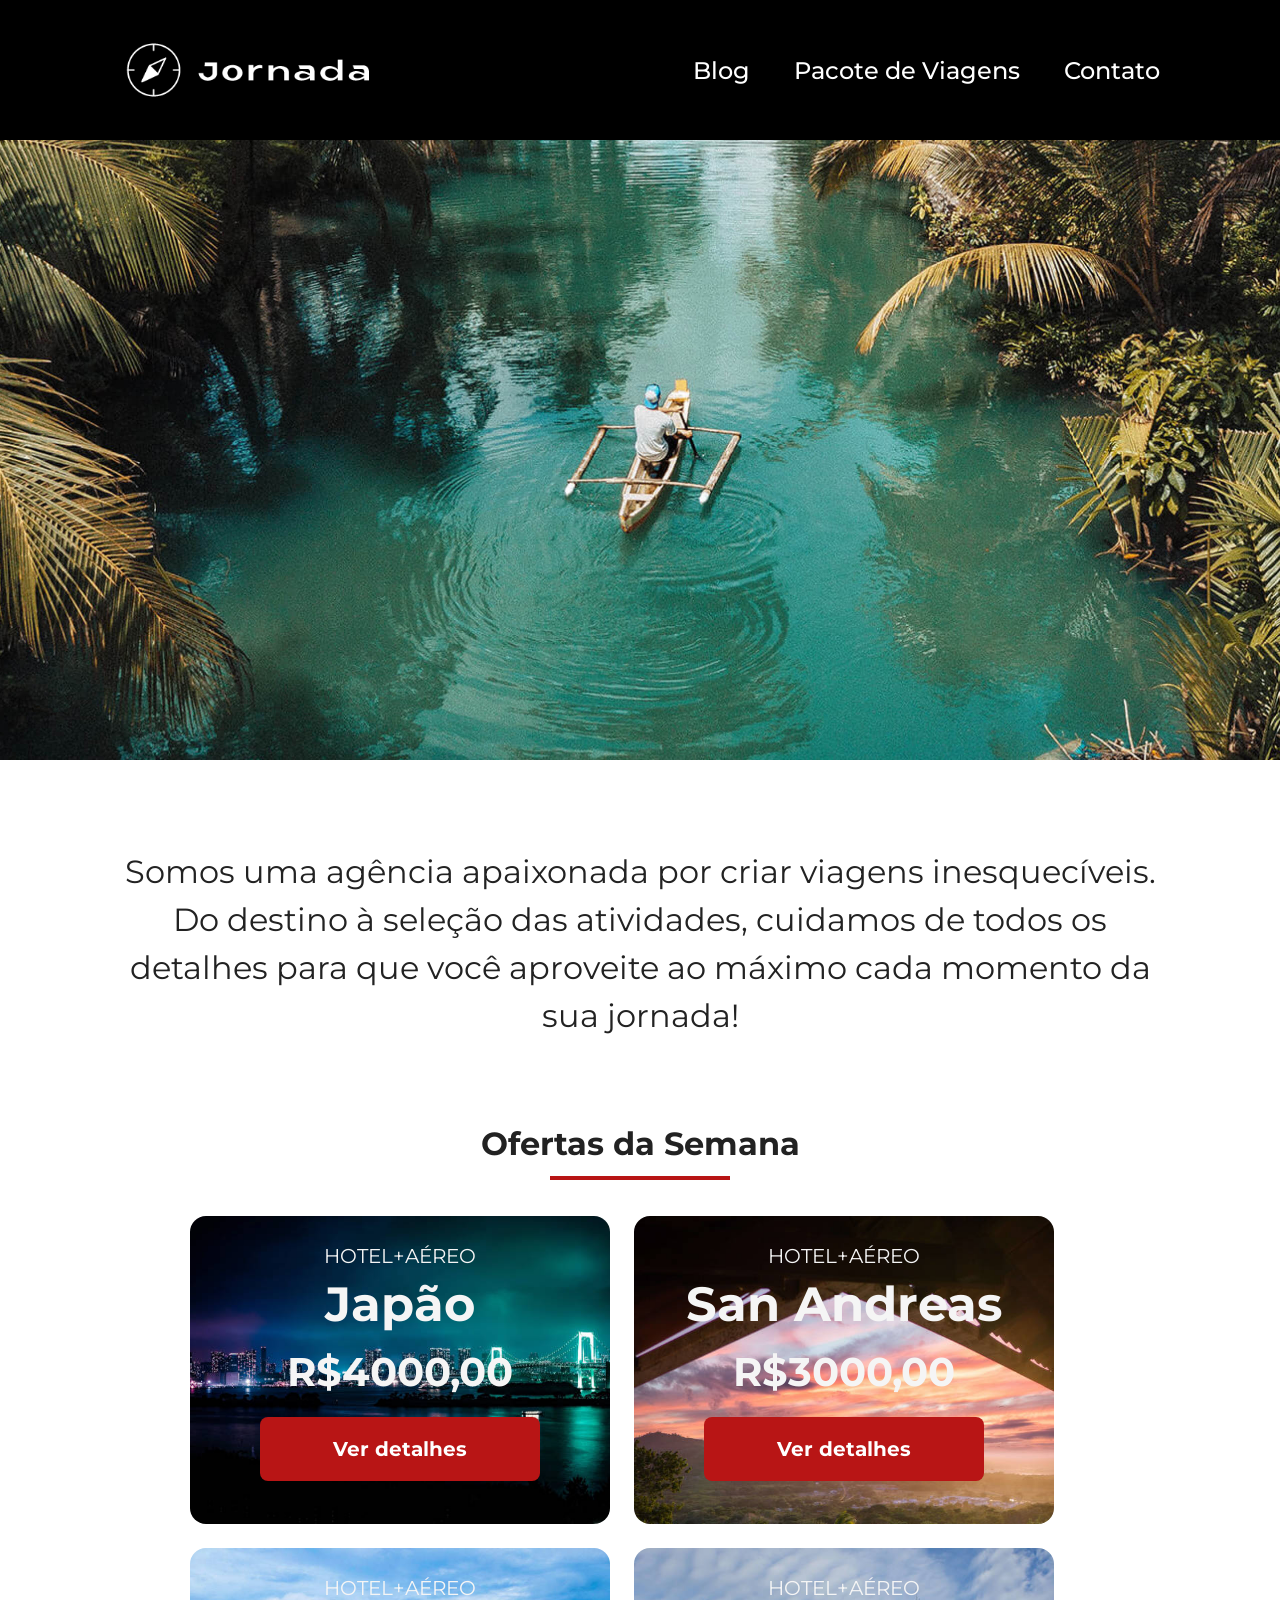
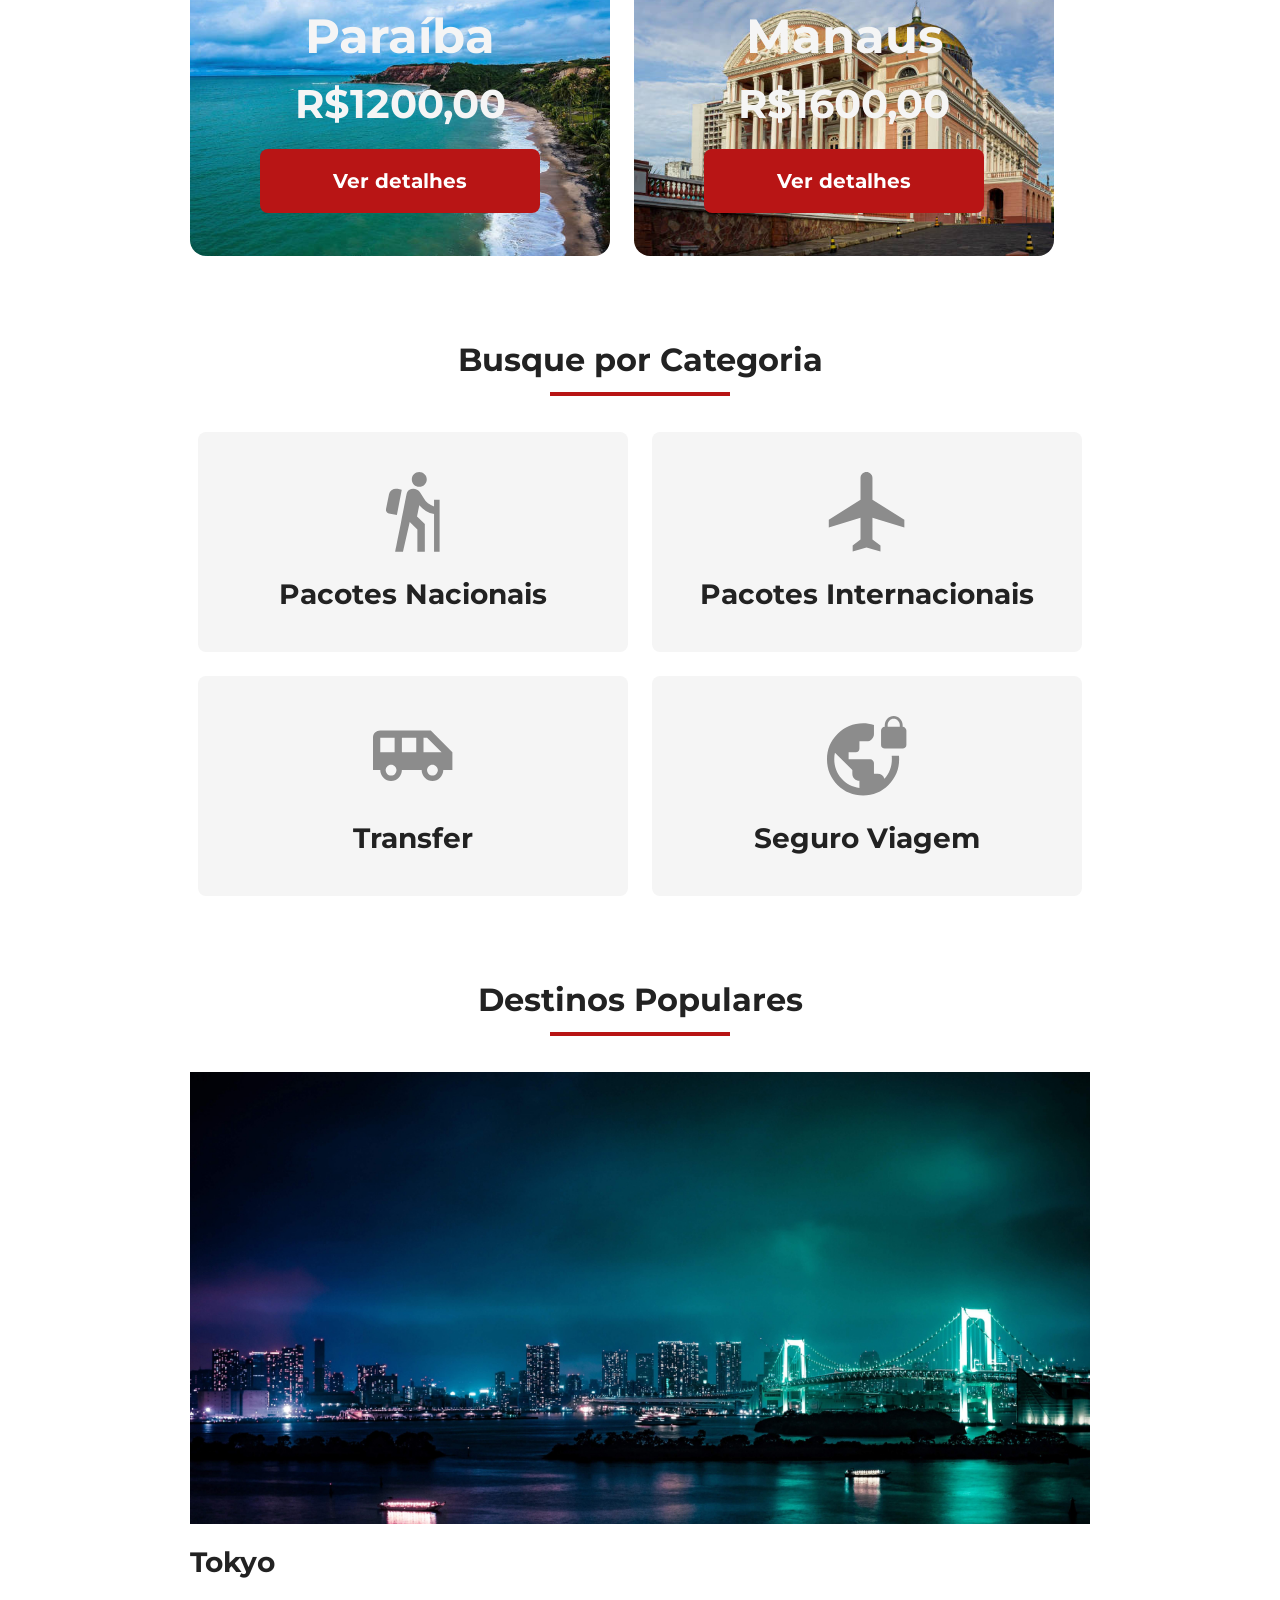
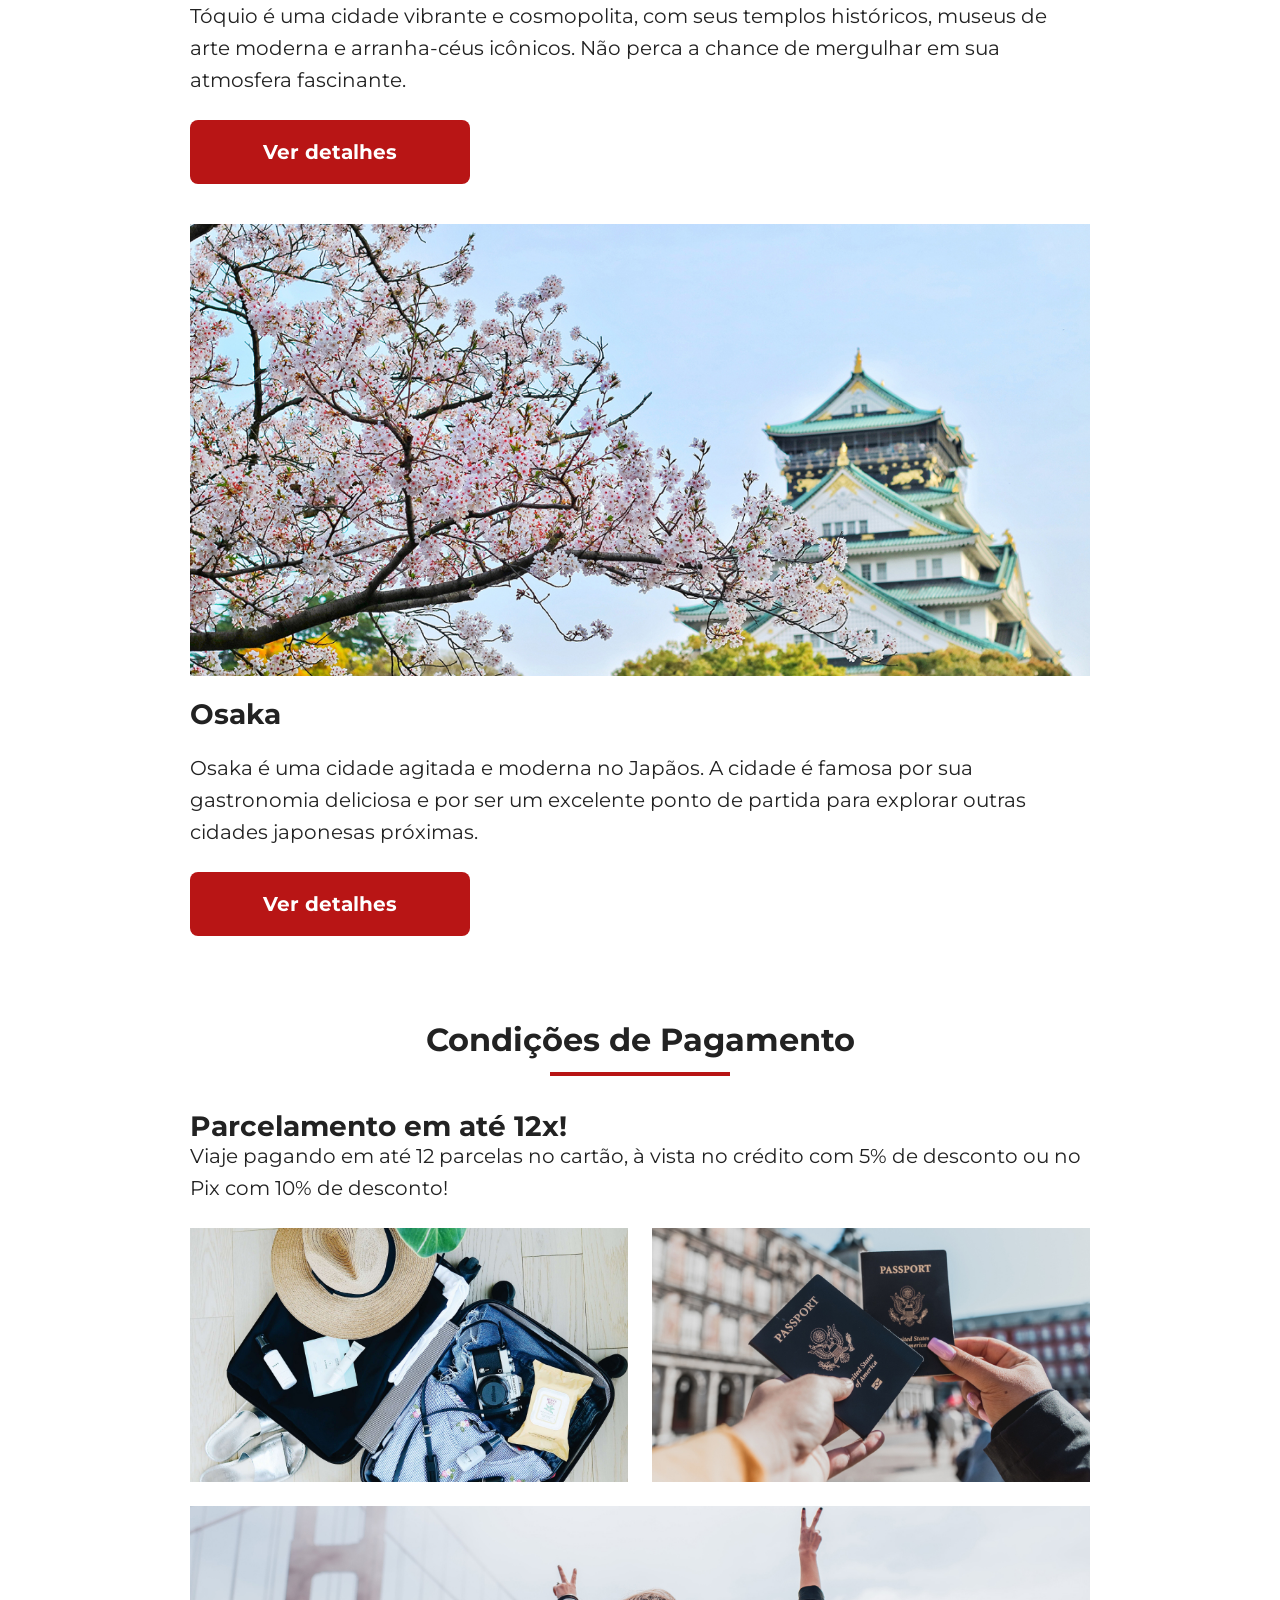
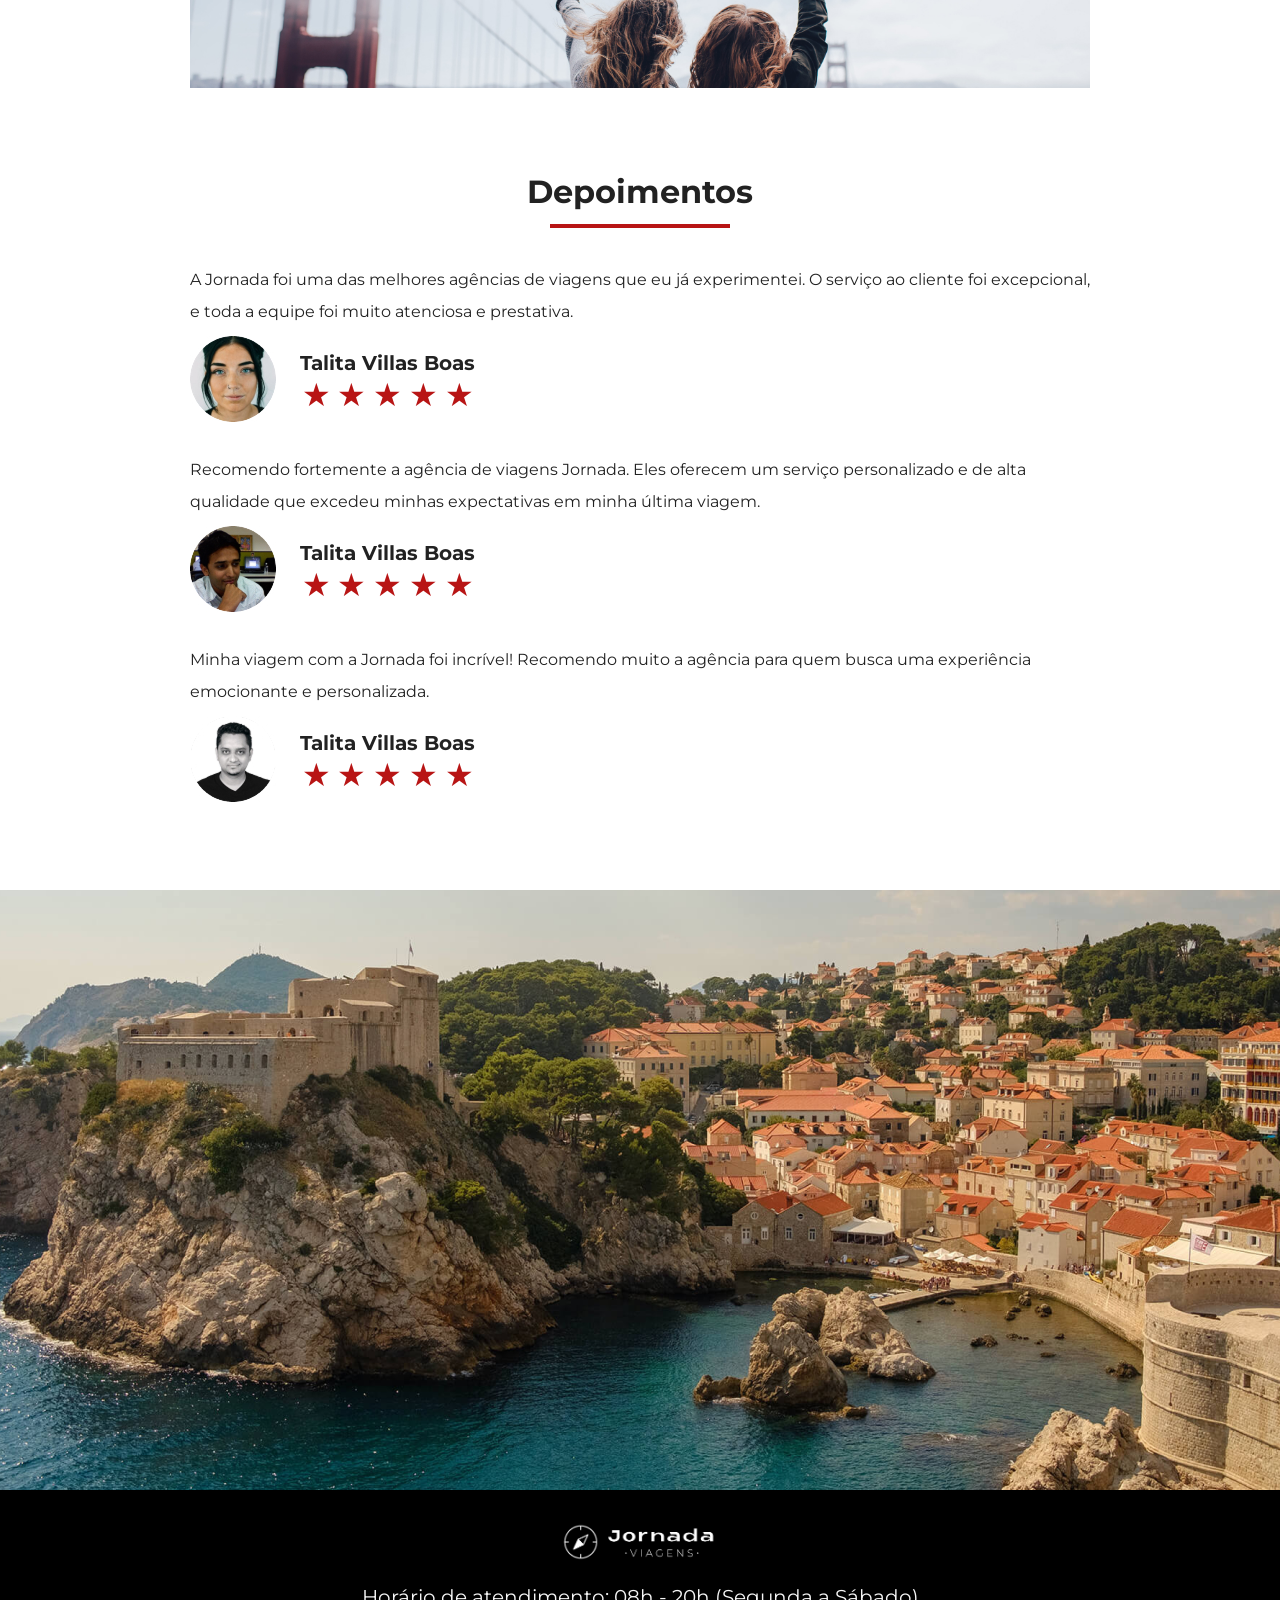
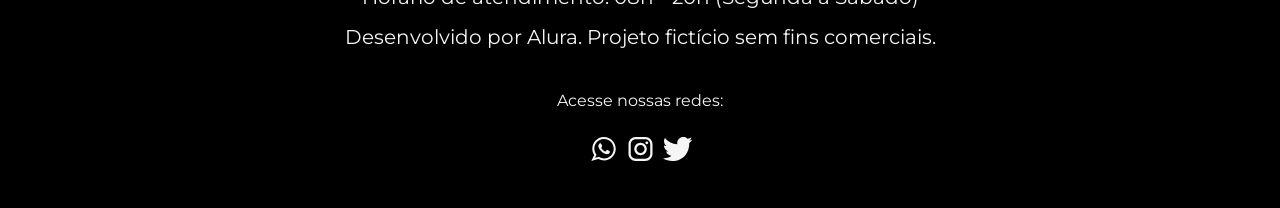
<file: index.html>
<!doctype html>
<html lang="pt-br">
  <head>
    <meta charset="UTF-8" />
    <meta name="viewport" content="width=device-width, initial-scale=1.0" />
    <meta
      name="description"
      content="Jornada Viagens, uma agência apaixonada por criar viagens inesquecíveis"
    />

    <meta name="og:title" content="Jornada Viagens" />
    <meta
      name="og:description"
      content="Jornada Viagens, uma agência apaixonada por criar viagens inesquecíveis"
    />
    <meta
      name="og:image"
      content="https://renanbenner.github.io/jornada-viagens/assets/img/header-and-footer/Logo-branco-com-tagline"
    />
    <meta name="og:type" content="website" />
    <meta
      name="og:url"
      content="https://renanbenner.github.io/jornada-viagens"
    />

    <link rel="icon" href="./favico.svg" type="xml/svg" />
    <link rel="stylesheet" href="./assets/css/reset.css" />
    <link rel="stylesheet" href="./assets/css/style.css" />
    <title>Jornadas Viagens</title>
  </head>
  <body>
    <header class="main-header">
      <a href="index.html" title="Voltar para a pagina inicial">
        <img
          class="logo-mobile"
          src="./assets/img/header-and-footer/Símbolo_white.png"
          alt="Bussula da logo Jornada Viagens na cor branca"
        />
        <img
          class="logo-desktop"
          src="./assets/img/header-and-footer/Logo-white.png"
          alt="Bussula da logo Jornada Viagens na cor branca"
        />
      </a>
      <div class="navigation-menu">
        <label for="menu"
          ><img src="./assets/img/header-and-footer/Menu-branco.png" alt="Menu"
        /></label>
        <input type="checkbox" id="menu" hidden />
        <nav>
          <ul class="list-links">
            <li>
              <a href="./pages/blog.html" title="Acessar Blog">Blog</a>
            </li>
            <li>
              <a href="./pages/pacotes.html" title="Acessar Pacotes de Viagens"
                >Pacote de Viagens</a
              >
            </li>
            <li>
              <a href="./pages/contato.html" title="Acessar Contato">Contato</a>
            </li>
          </ul>
        </nav>
      </div>
    </header>
    <main>
      <section class="hero">
        <div class="hero-img"></div>
        <h2 class="content-text">
          Somos uma agência apaixonada por criar viagens inesquecíveis. Do
          destino à seleção das atividades, cuidamos de todos os detalhes para
          que você aproveite ao máximo cada momento da sua jornada!
        </h2>
      </section>
      <section class="ofertas">
        <div class="section-title">
          <h2>Ofertas da Semana</h2>
          <hr />
        </div>
        <div class="cards-ofertas">
          <article class="cards japao">
            <header>
              <p>HOTEL+AÉREO</p>
              <h3>
                Japão <br />
                <span>R$4000,00</span>
              </h3>
            </header>
            <footer>
              <a href="#" class="button">Ver detalhes</a>
            </footer>
          </article>
          <article class="cards san-andreas">
            <header>
              <p>HOTEL+AÉREO</p>
              <h3>
                San Andreas <br />
                <span>R$3000,00</span>
              </h3>
            </header>
            <footer>
              <a href="#" class="button">Ver detalhes</a>
            </footer>
          </article>
          <article class="cards paraiba">
            <header>
              <p>HOTEL+AÉREO</p>
              <h3>
                Paraíba <br />
                <span>R$1200,00</span>
              </h3>
            </header>
            <footer>
              <a href="#" class="button">Ver detalhes</a>
            </footer>
          </article>
          <article class="cards manaus">
            <header>
              <p>HOTEL+AÉREO</p>
              <h3>
                Manaus <br />
                <span>R$1600,00</span>
              </h3>
            </header>
            <footer>
              <a href="#" class="button">Ver detalhes</a>
            </footer>
          </article>
        </div>
      </section>
      <section class="categorias">
        <div class="section-title">
          <h2>Busque por Categoria</h2>
          <hr />
        </div>
        <div class="section-cards-categoria">
          <a
            href="#"
            target="_blank"
            title="Busque pela categoria Pacotes Nacionais"
          >
            <article class="cards-categorias">
              <img
                src="./assets/img/categorias/icone-pacotes-nacionais.svg"
                alt="Ícone da categoria Pacotes Nacionais"
              />
              <h3 class="content-title">Pacotes Nacionais</h3>
            </article>
          </a>
          <a
            href="#"
            target="_blank"
            title="Busque pela categoria Pacotes Internacionais"
          >
            <article class="cards-categorias">
              <img
                src="./assets/img/categorias/icone-pacotes-interacionais.svg"
                alt="Ícone da categoria Pacotes Internacionais"
              />
              <h3 class="content-title">Pacotes Internacionais</h3>
            </article>
          </a>
          <a href="#" target="_blank" title="Busque pela categoria Transfer">
            <article class="cards-categorias">
              <img
                src="./assets/img/categorias/icone-transfer.svg"
                alt="Ícone da categoria Transfer"
              />
              <h3 class="content-title">Transfer</h3>
            </article>
          </a>
          <a
            href="#"
            target="_blank"
            title="Busque pela categoria Seguro Viagem"
          >
            <article class="cards-categorias">
              <img
                src="./assets/img/categorias/icone-seguro-viagem.svg"
                alt="Ícone da categoria Seguro Viagem"
              />
              <h3 class="content-title">Seguro Viagem</h3>
            </article>
          </a>
        </div>
      </section>
      <section class="destinos">
        <div class="section-title">
          <h2>Destinos Populares</h2>
          <hr />
        </div>
        <div class="section-destinos">
          <div>
            <article>
              <header>
                <div class="destinos-img destinos-img-tokio"></div>
                <h3 class="content-title">Tokyo</h3>
              </header>
              <p class="content-text">
                Tóquio é uma cidade vibrante e cosmopolita, com seus templos
                históricos, museus de arte moderna e arranha-céus icônicos. Não
                perca a chance de mergulhar em sua atmosfera fascinante.
              </p>
              <footer><a href="#" class="button">Ver detalhes</a></footer>
            </article>
          </div>
          <div>
            <article>
              <header>
                <div class="destinos-img destinos-img-osaka"></div>
                <h3 class="content-title">Osaka</h3>
              </header>
              <p class="content-text">
                Osaka é uma cidade agitada e moderna no Japãos. A cidade é
                famosa por sua gastronomia deliciosa e por ser um excelente
                ponto de partida para explorar outras cidades japonesas
                próximas.
              </p>
              <footer><a href="#" class="button">Ver detalhes</a></footer>
            </article>
          </div>
        </div>
      </section>
      <section class="pagamento">
        <div class="section-title">
          <h2>Condições de Pagamento</h2>
          <hr />
        </div>
        <div class="content-conteiner">
          <div class="text-content">
            <h3 class="content-title">Parcelamento em até 12x!</h3>
            <p class="content-text">
              Viaje pagando em até 12 parcelas no cartão, à vista no crédito com
              5% de desconto ou no Pix com 10% de desconto!
            </p>
          </div>
          <div class="img-content">
            <div class="img grid-primeira-linha mala"></div>
            <div class="img grid-primeira-linha passaporte"></div>
            <div class="img pessoas"></div>
          </div>
        </div>
      </section>
      <section class="depoimentos">
        <div class="section-title">
          <h2>Depoimentos</h2>
          <hr />
        </div>
        <div class="container-depoimentos">
          <article>
            <header>
              <p>
                A Jornada foi uma das melhores agências de viagens que eu já
                experimentei. O serviço ao cliente foi excepcional, e toda a
                equipe foi muito atenciosa e prestativa.
              </p>
            </header>
            <footer>
              <img
                src="./assets/img/depoimentos/avatar-talita.jpg"
                alt="foto de perfil da Talita Villas Boas"
              />
              <div class="container-perfil">
                <h3>Talita Villas Boas</h3>
                <div class="avaliacao">
                  <span class="estrelas">★</span>
                  <span class="estrelas">★</span>
                  <span class="estrelas">★</span>
                  <span class="estrelas">★</span>
                  <span class="estrelas">★</span>
                </div>
              </div>
            </footer>
          </article>
          <article>
            <header>
              <p>
                Recomendo fortemente a agência de viagens Jornada. Eles oferecem
                um serviço personalizado e de alta qualidade que excedeu minhas
                expectativas em minha última viagem.
              </p>
            </header>
            <footer>
              <img
                src="./assets/img/depoimentos/avatar-amari.jpg"
                alt="foto de perfil da Amari Salin"
              />
              <div class="container-perfil">
                <h3>Talita Villas Boas</h3>
                <div class="avaliacao">
                  <span class="estrelas">★</span>
                  <span class="estrelas">★</span>
                  <span class="estrelas">★</span>
                  <span class="estrelas">★</span>
                  <span class="estrelas">★</span>
                </div>
              </div>
            </footer>
          </article>
          <article>
            <header>
              <p>
                Minha viagem com a Jornada foi incrível! Recomendo muito a
                agência para quem busca uma experiência emocionante e
                personalizada.
              </p>
            </header>
            <footer>
              <img
                src="./assets/img/depoimentos/avatar-lauro.jpg"
                alt="foto de perfil da Lauro B. Matos"
              />
              <div class="container-perfil">
                <h3>Talita Villas Boas</h3>
                <div class="avaliacao">
                  <span class="estrelas">★</span>
                  <span class="estrelas">★</span>
                  <span class="estrelas">★</span>
                  <span class="estrelas">★</span>
                  <span class="estrelas">★</span>
                </div>
              </div>
            </footer>
          </article>
        </div>
      </section>
      <section class="hero">
        <div class="hero-img hero-footer"></div>
      </section>
    </main>
    <footer class="main-footer">
      <div class="atendimento-e-atribuicao">
        <img
          src="./assets/img/header-and-footer/Logo-branco-com-tagline.png"
          alt="Logo branca da Jornadas Viagens"
        />
        <p>Horário de atendimento: 08h - 20h (Segunda a Sábado)</p>
        <p>Desenvolvido por Alura. Projeto fictício sem fins comerciais.</p>
      </div>
      <div class="redes-sociais">
        <p>Acesse nossas redes:</p>
        <div class="redes-sociais-links">
          <a href="#" target="_blank" title="Botão para acessar nosso Whatsapp"
            ><img
              src="./assets/img/header-and-footer/Whatsapp.svg"
              alt="Logo do WhatsApp branca"
          /></a>
          <a href="#" target="_blank" title="Botão para acessa nosso Instragam"
            ><img
              src="./assets/img/header-and-footer/Instagam.svg"
              alt="Logo do Instagam branca"
          /></a>
          <a href="#" target="_blank" title="Botão para acessar nosso Twitter"
            ><img
              src="./assets/img/header-and-footer/Twitter.svg"
              alt="Logo do Twitter branca"
          /></a>
        </div>
      </div>
    </footer>
  </body>
</html>
</file>
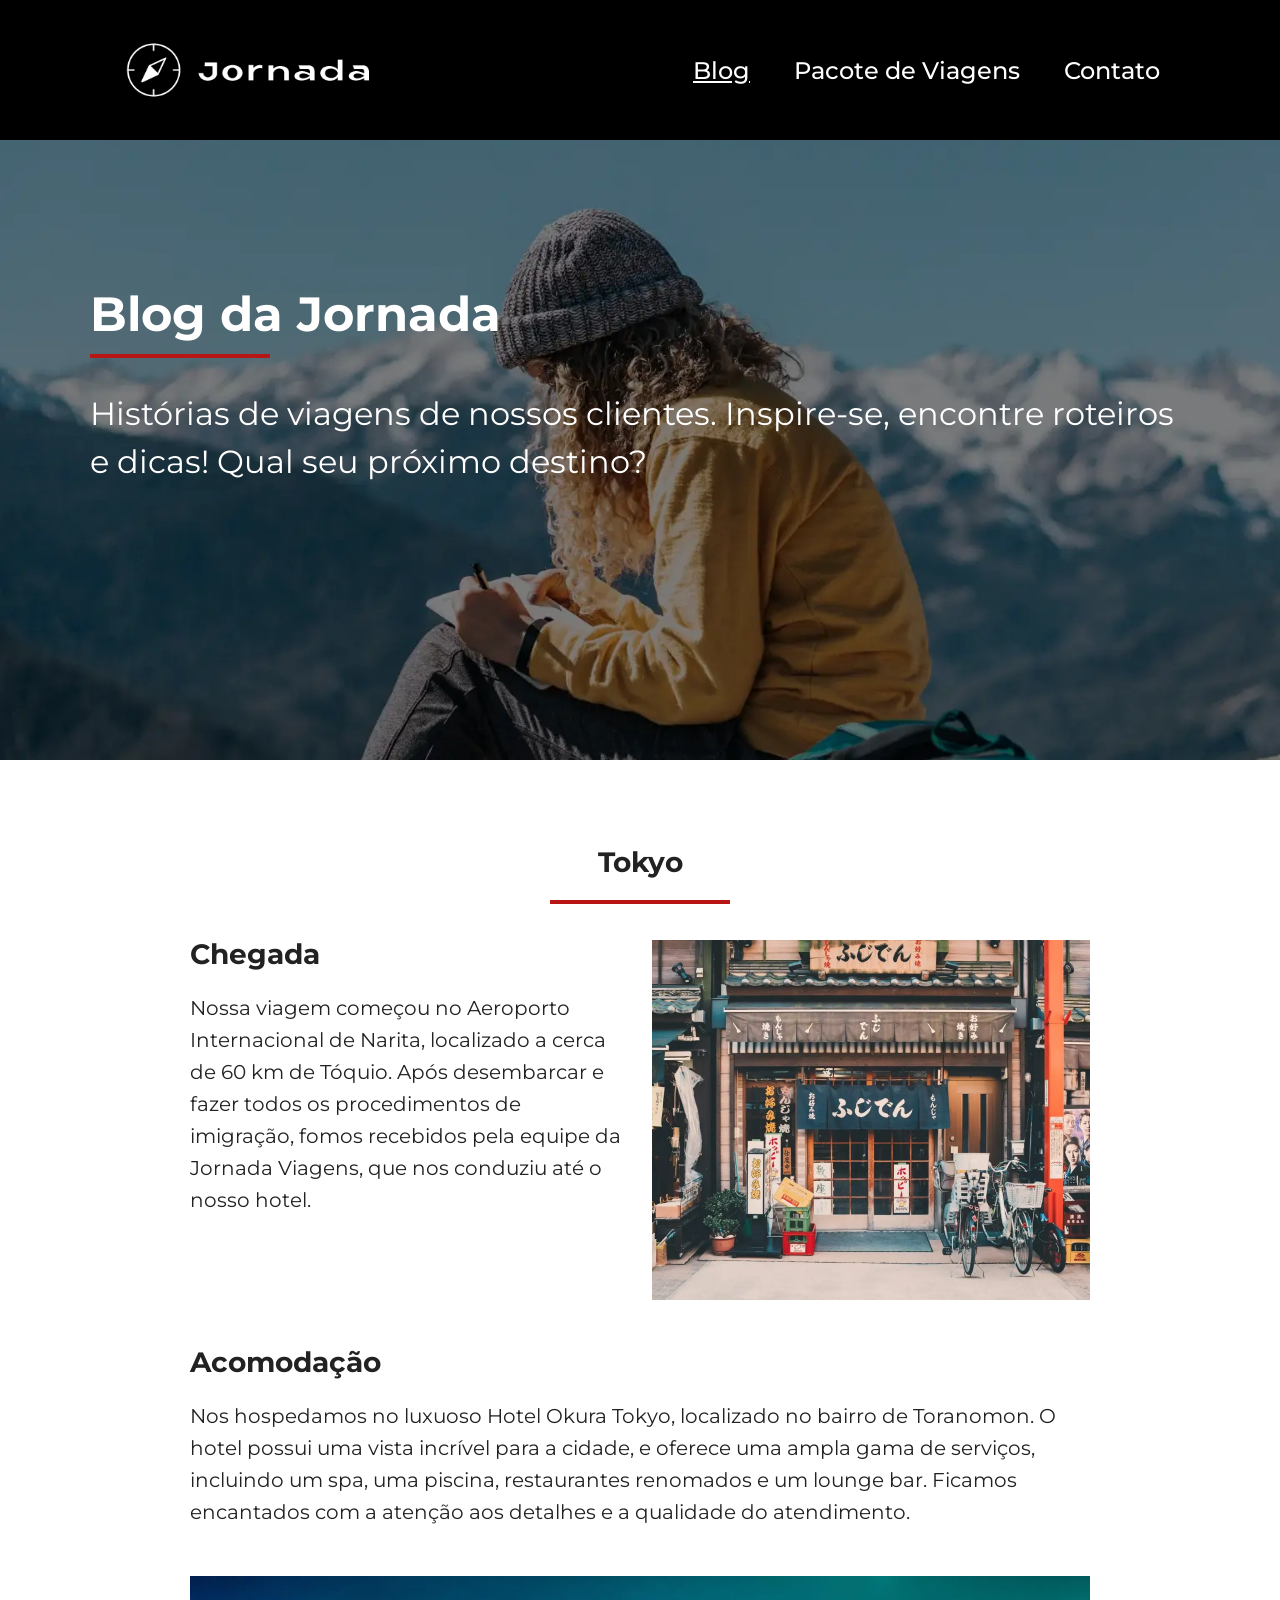
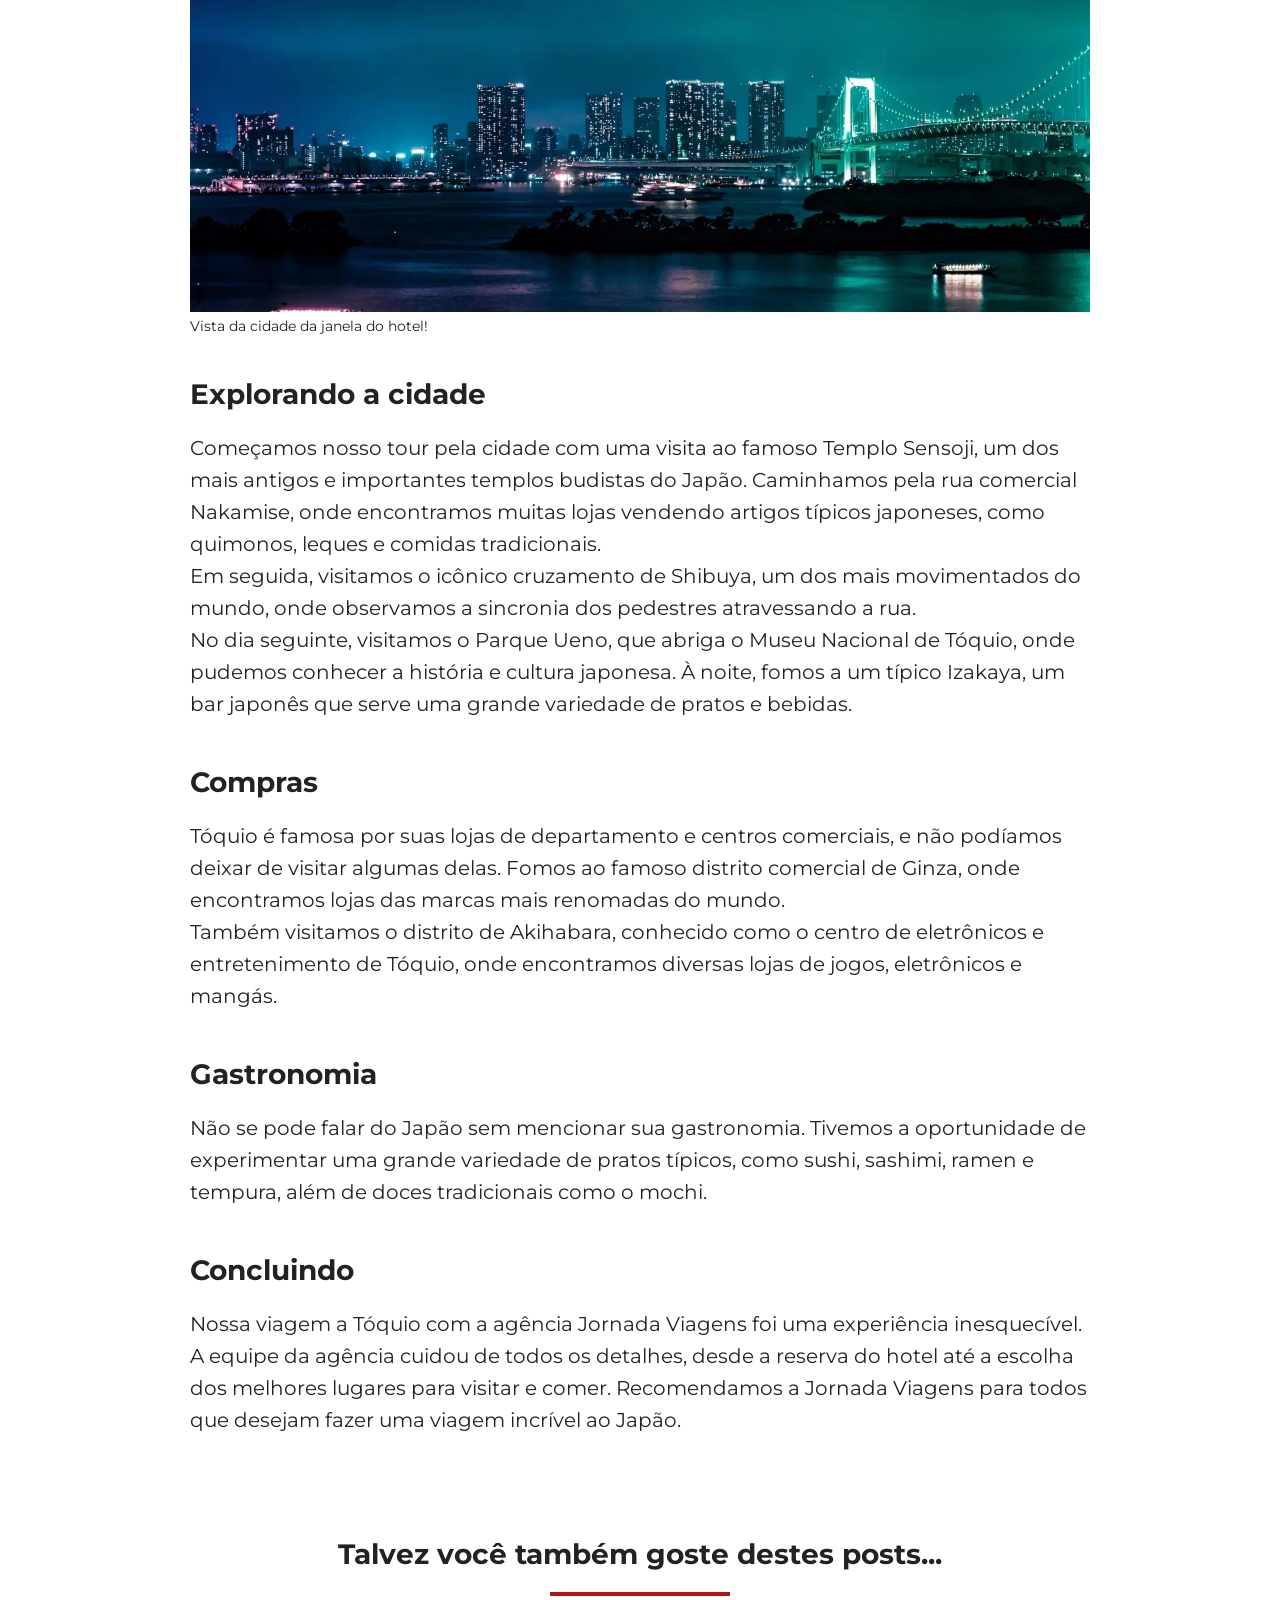
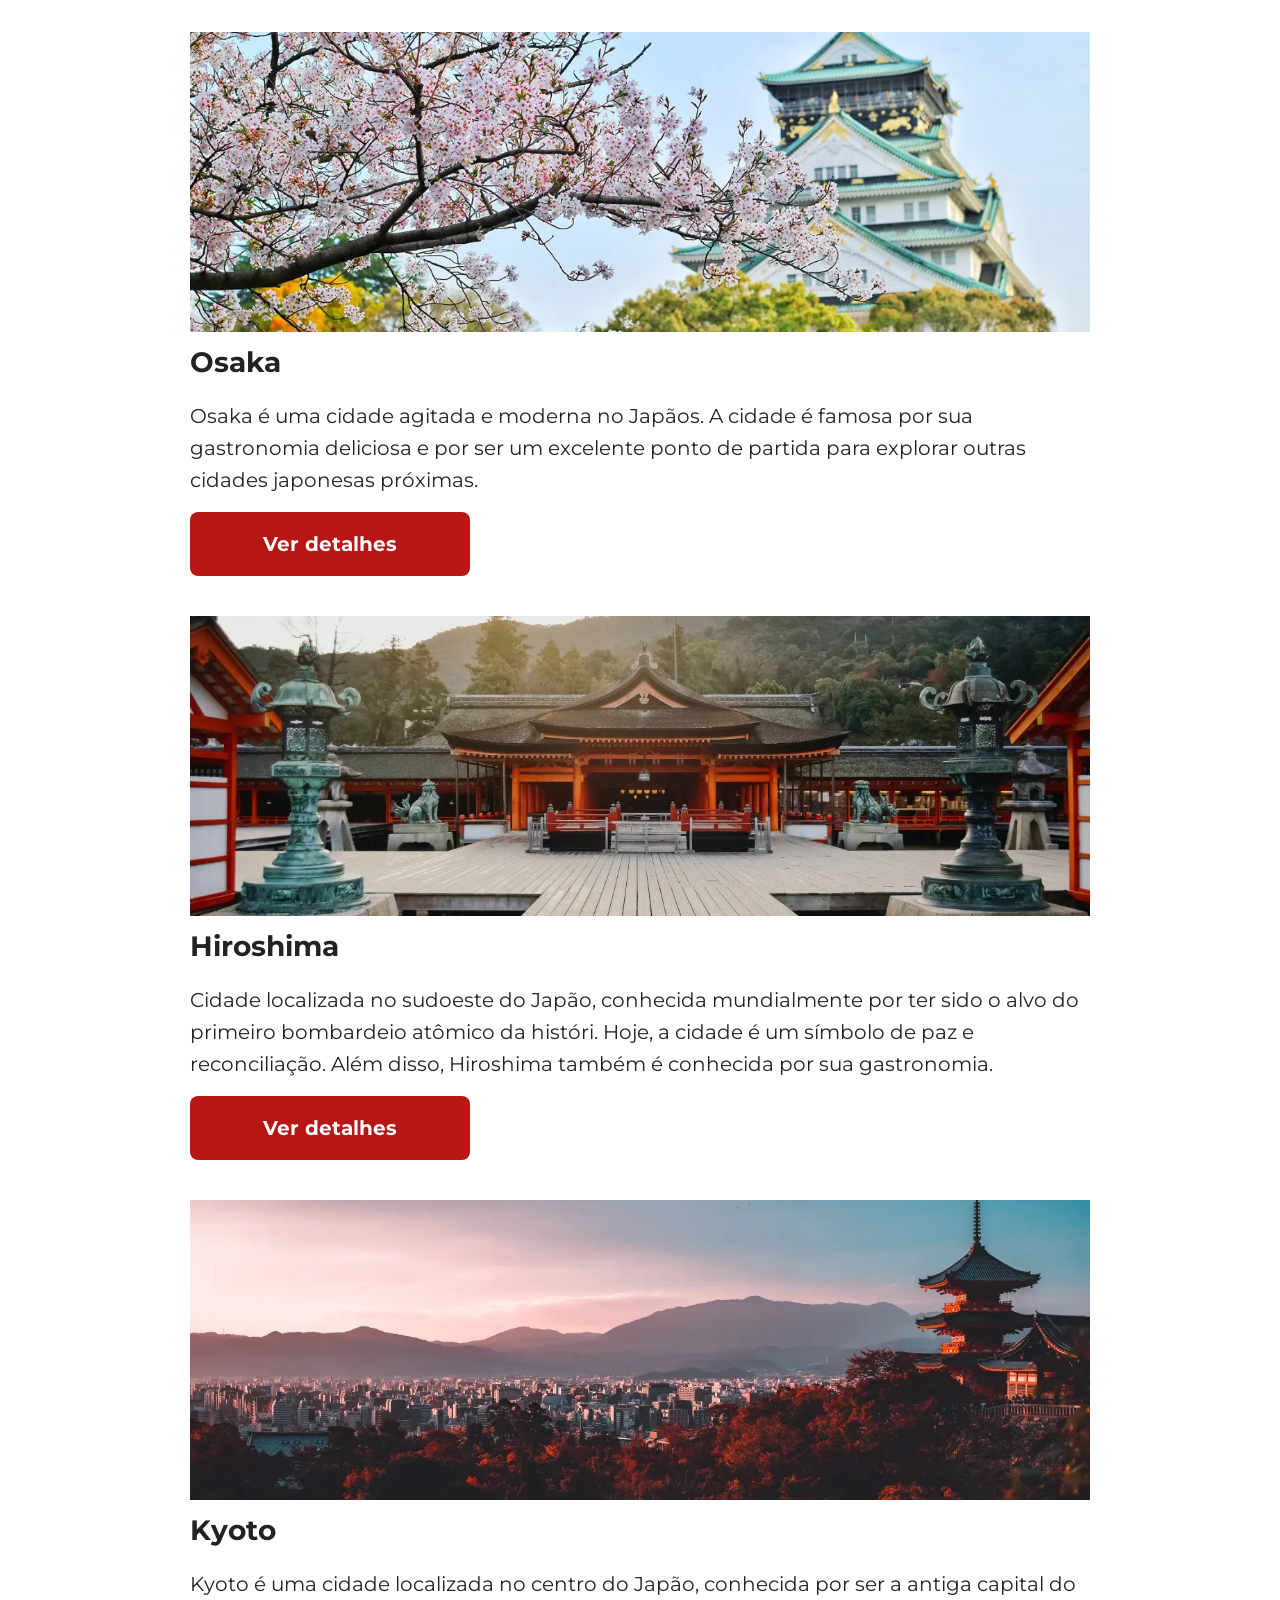
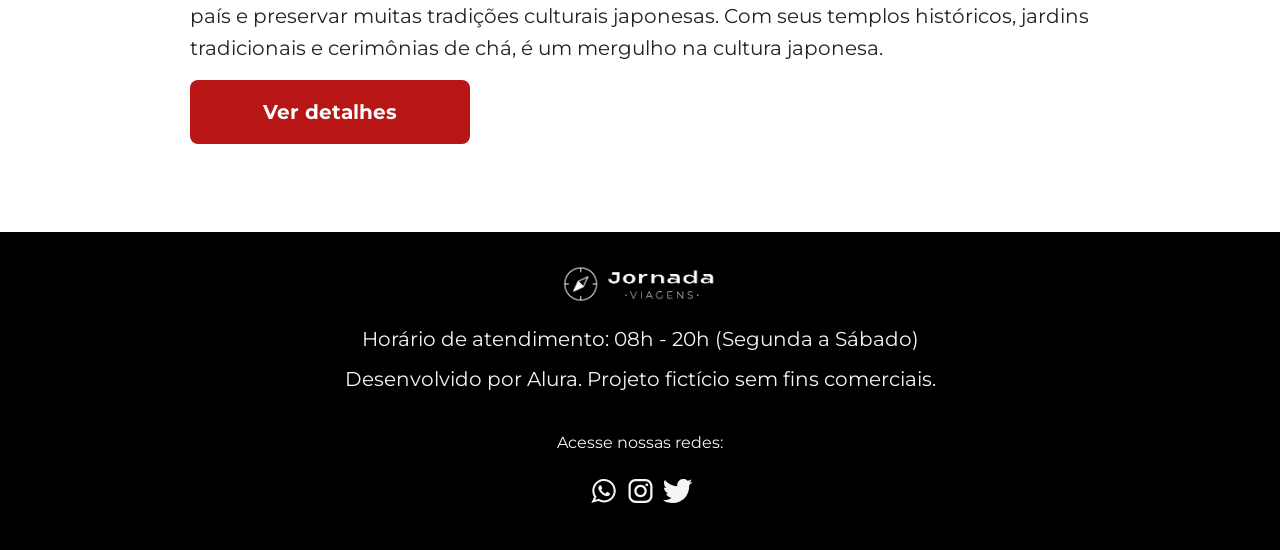
<file: pages/blog.html>
<!doctype html>
<html lang="pt-br">
  <head>
    <meta charset="UTF-8" />
    <meta name="viewport" content="width=device-width, initial-scale=1.0" />

    <meta
      name="description"
      content="Aqui na Jornada Viagens, temos uma equipe de plantão para ajudar você em qualquer duvida, entre em contato!"
    />
    <link
      rel="canonical"
      href="https://renanbenner.github.io/jornada-viagens"
    />

    <meta name="og:title" content="Contato | Jornada Viagens" />
    <meta
      name="og:description"
      content="Aqui na Jornada Viagens, temos uma equipe de plantão para ajudar você em qualquer duvida, entre em contato!"
    />
    <meta
      name="og:image"
      content="https://renanbenner.github.io/jornada-viagens/assets/img/header-and-footer/Logo-branco-com-tagline"
    />
    <meta name="og:type" content="website" />
    <meta
      name="og:url"
      content="https://renanbenner.github.io/jornada-viagens/assets/img/header-and-footer/Logo-branco-com-tagline.png"
    />

    <link rel="icon" href="../favico.svg" type="xml/svg" />
    <link rel="stylesheet" href="../assets/css/reset.css" />
    <link rel="stylesheet" href="../assets/css/style.css" />
    <title>Blog | Jornada Viagens</title>
  </head>
  <body>
    <header class="main-header">
      <a href="../index.html" title="Voltar para a pagina inicial">
        <img
          class="logo-mobile"
          src="../assets/img/header-and-footer/Símbolo_white.png"
          alt="Bussula da logo Jornada Viagens na cor branca"
        />
        <img
          class="logo-desktop"
          src="../assets/img/header-and-footer/Logo-white.png"
          alt="Bussula da logo Jornada Viagens na cor branca"
        />
      </a>
      <div class="navigation-menu">
        <label for="menu"
          ><img
            src="../assets/img/header-and-footer/Menu-branco.png"
            alt="Menu"
        /></label>
        <input type="checkbox" id="menu" hidden />
        <nav>
          <ul class="list-links">
            <li>
              <a class="ativo" href="./blog.html" title="Acessar Blog">Blog</a>
            </li>
            <li>
              <a href="pacotes.html" title="Acessar Pacotes de Viagens"
                >Pacote de Viagens</a
              >
            </li>
            <li>
              <a href="./contato.html" title="Acessar Contato">Contato</a>
            </li>
          </ul>
        </nav>
      </div>
    </header>
    <main>
      <section class="page-blog hero">
        <div class="hero-img">
          <div class="conteudo-hero">
            <div class="section-title">
              <h1>Blog da Jornada</h1>
              <hr />
            </div>
            <p>
              Histórias de viagens de nossos clientes. Inspire-se, encontre
              roteiros e dicas! Qual seu próximo destino?
            </p>
          </div>
        </div>
      </section>
      <section class="blog">
        <div class="section-title">
          <h2>Tokyo</h2>
          <hr />
        </div>
        <article>
          <div class="grid">
            <div class="coluna">
              <h2>Chegada</h2>
              <p>
                Nossa viagem começou no Aeroporto Internacional de Narita,
                localizado a cerca de 60 km de Tóquio. Após desembarcar e fazer
                todos os procedimentos de imigração, fomos recebidos pela equipe
                da Jornada Viagens, que nos conduziu até o nosso hotel.
              </p>
            </div>
            <div class="page-blog img tokyo-1 coluna"></div>
          </div>
        </article>
        <article>
          <div>
            <h2>Acomodação</h2>
            <p>
              Nos hospedamos no luxuoso Hotel Okura Tokyo, localizado no bairro
              de Toranomon. O hotel possui uma vista incrível para a cidade, e
              oferece uma ampla gama de serviços, incluindo um spa, uma piscina,
              restaurantes renomados e um lounge bar. Ficamos encantados com a
              atenção aos detalhes e a qualidade do atendimento.
            </p>
            <div class="page-blog img tokyo-2"></div>
            <small>Vista da cidade da janela do hotel!</small>
          </div>
        </article>
        <article>
          <h2>Explorando a cidade</h2>
          <p>
            Começamos nosso tour pela cidade com uma visita ao famoso Templo
            Sensoji, um dos mais antigos e importantes templos budistas do
            Japão. Caminhamos pela rua comercial Nakamise, onde encontramos
            muitas lojas vendendo artigos típicos japoneses, como quimonos,
            leques e comidas tradicionais.
          </p>
          <p>
            Em seguida, visitamos o icônico cruzamento de Shibuya, um dos mais
            movimentados do mundo, onde observamos a sincronia dos pedestres
            atravessando a rua.
          </p>
          <p>
            No dia seguinte, visitamos o Parque Ueno, que abriga o Museu
            Nacional de Tóquio, onde pudemos conhecer a história e cultura
            japonesa. À noite, fomos a um típico Izakaya, um bar japonês que
            serve uma grande variedade de pratos e bebidas.
          </p>
        </article>
        <article>
          <h2>Compras</h2>
          <p>
            Tóquio é famosa por suas lojas de departamento e centros comerciais,
            e não podíamos deixar de visitar algumas delas. Fomos ao famoso
            distrito comercial de Ginza, onde encontramos lojas das marcas mais
            renomadas do mundo.
          </p>
          <p>
            Também visitamos o distrito de Akihabara, conhecido como o centro de
            eletrônicos e entretenimento de Tóquio, onde encontramos diversas
            lojas de jogos, eletrônicos e mangás.
          </p>
        </article>
        <article>
          <h2>Gastronomia</h2>
          <p>
            Não se pode falar do Japão sem mencionar sua gastronomia. Tivemos a
            oportunidade de experimentar uma grande variedade de pratos típicos,
            como sushi, sashimi, ramen e tempura, além de doces tradicionais
            como o mochi.
          </p>
        </article>
        <article>
          <h2>Concluindo</h2>
          <p>
            Nossa viagem a Tóquio com a agência Jornada Viagens foi uma
            experiência inesquecível. A equipe da agência cuidou de todos os
            detalhes, desde a reserva do hotel até a escolha dos melhores
            lugares para visitar e comer. Recomendamos a Jornada Viagens para
            todos que desejam fazer uma viagem incrível ao Japão.
          </p>
        </article>
        <section>
          <div class="section-title">
            <h2>Talvez você também goste destes posts...</h2>
            <hr />
          </div>
          <div class="section-indicacao">
            <div>
              <article>
                <div class="page-blog img osaka"></div>
                <h2>Osaka</h2>
                <p class="indicacao-conteudo">
                  Osaka é uma cidade agitada e moderna no Japãos. A cidade é
                  famosa por sua gastronomia deliciosa e por ser um excelente
                  ponto de partida para explorar outras cidades japonesas
                  próximas.
                </p>
                <a href="#" class="button">Ver detalhes</a>
              </article>
            </div>
            <div>
              <article>
                <div class="page-blog img hiroshima"></div>
                <h2>Hiroshima</h2>
                <p class="indicacao-conteudo">
                  Cidade localizada no sudoeste do Japão, conhecida mundialmente
                  por ter sido o alvo do primeiro bombardeio atômico da históri.
                  Hoje, a cidade é um símbolo de paz e reconciliação. Além
                  disso, Hiroshima também é conhecida por sua gastronomia.
                </p>
                <a href="#" class="button">Ver detalhes</a>
              </article>
            </div>
            <div>
              <article>
                <div class="page-blog img kyoto"></div>
                <h2>Kyoto</h2>
                <p class="indicacao-conteudo">
                  Kyoto é uma cidade localizada no centro do Japão, conhecida
                  por ser a antiga capital do país e preservar muitas tradições
                  culturais japonesas. Com seus templos históricos, jardins
                  tradicionais e cerimônias de chá, é um mergulho na cultura
                  japonesa.
                </p>
                <a href="#" class="button">Ver detalhes</a>
              </article>
            </div>
          </div>
        </section>
      </section>
    </main>
    <footer class="main-footer">
      <div class="atendimento-e-atribuicao">
        <img
          src="../assets/img/header-and-footer/Logo-branco-com-tagline.png"
          alt="Logo branca da Jornadas Viagens"
        />
        <p>Horário de atendimento: 08h - 20h (Segunda a Sábado)</p>
        <p>Desenvolvido por Alura. Projeto fictício sem fins comerciais.</p>
      </div>
      <div class="redes-sociais">
        <p>Acesse nossas redes:</p>
        <div class="redes-sociais-links">
          <a href="#" target="_blank" title="Botão para acessar nosso Whatsapp"
            ><img
              src="../assets/img/header-and-footer/Whatsapp.svg"
              alt="Logo do WhatsApp branca"
          /></a>
          <a href="#" target="_blank" title="Botão para acessa nosso Instragam"
            ><img
              src="../assets/img/header-and-footer/Instagam.svg"
              alt="Logo do Instagam branca"
          /></a>
          <a href="#" target="_blank" title="Botão para acessar nosso Twitter"
            ><img
              src="../assets/img/header-and-footer/Twitter.svg"
              alt="Logo do Twitter branca"
          /></a>
        </div>
      </div>
    </footer>
  </body>
</html>
</file>
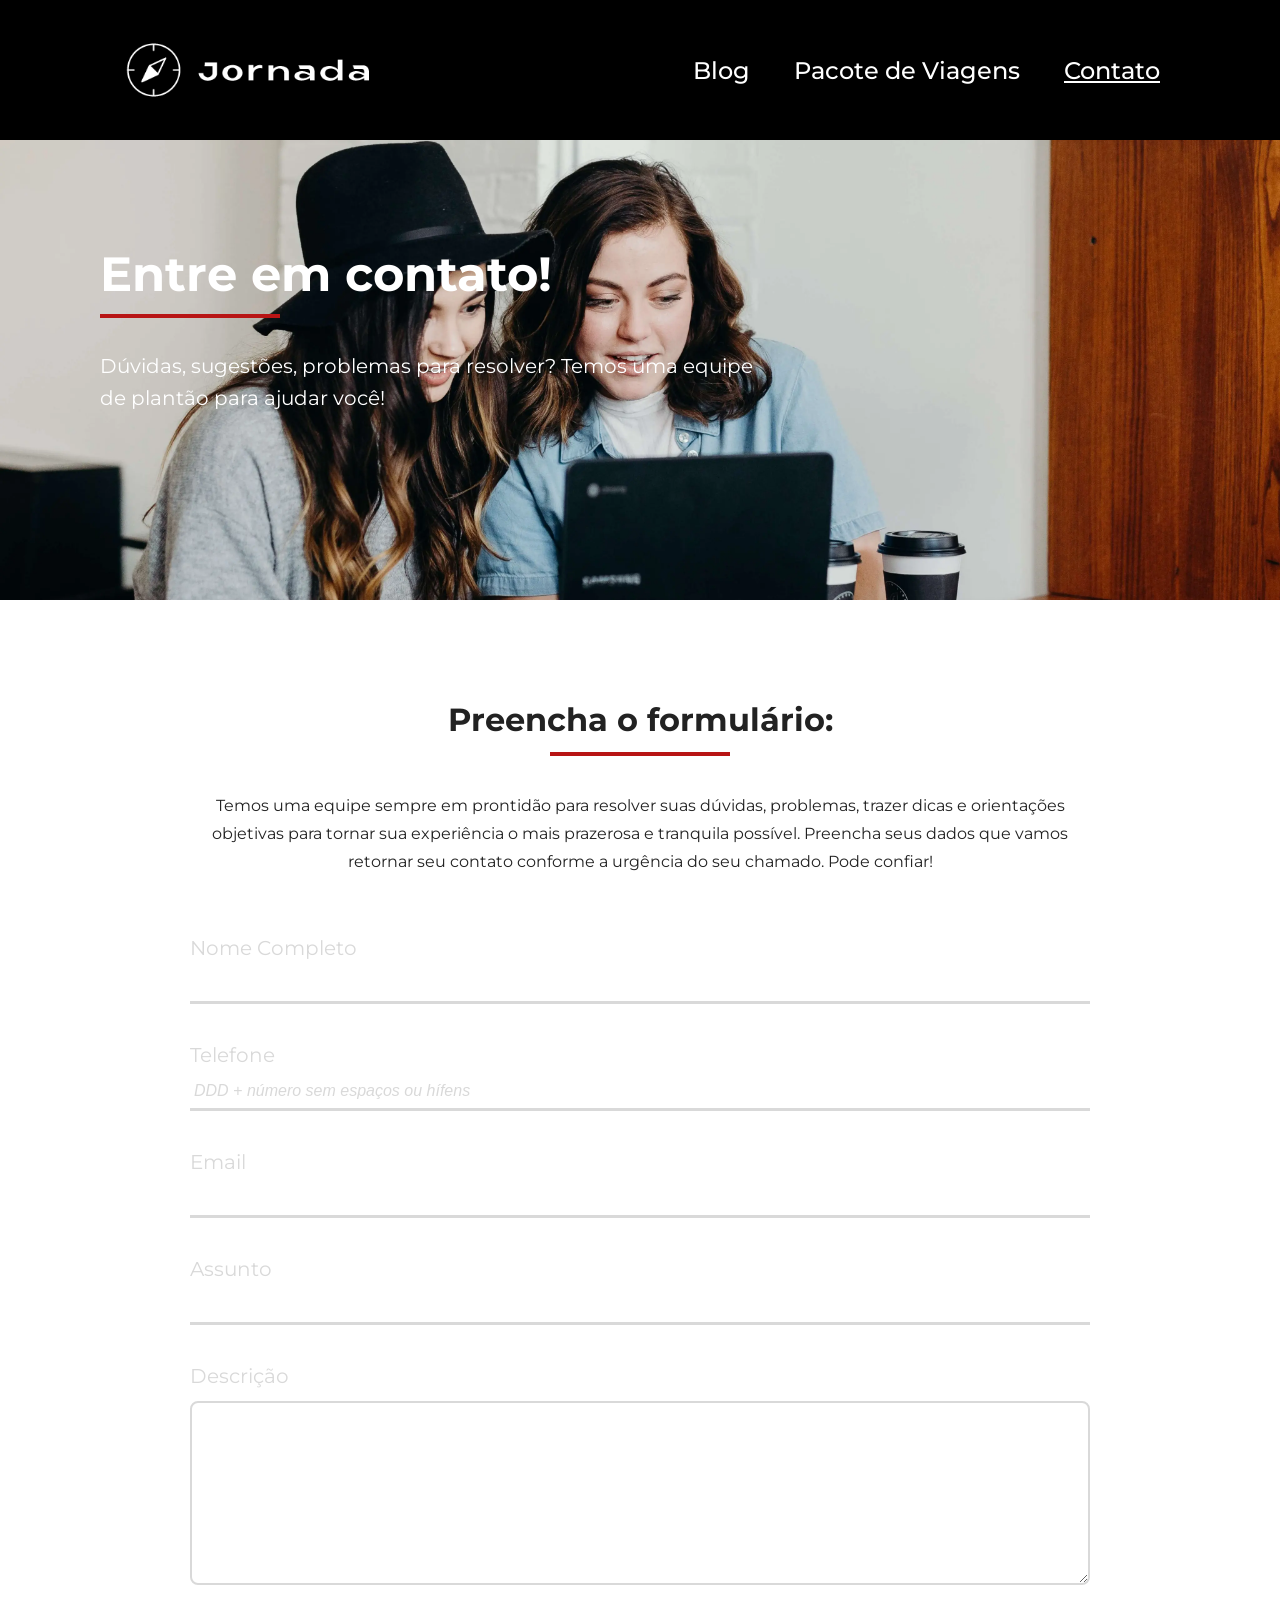
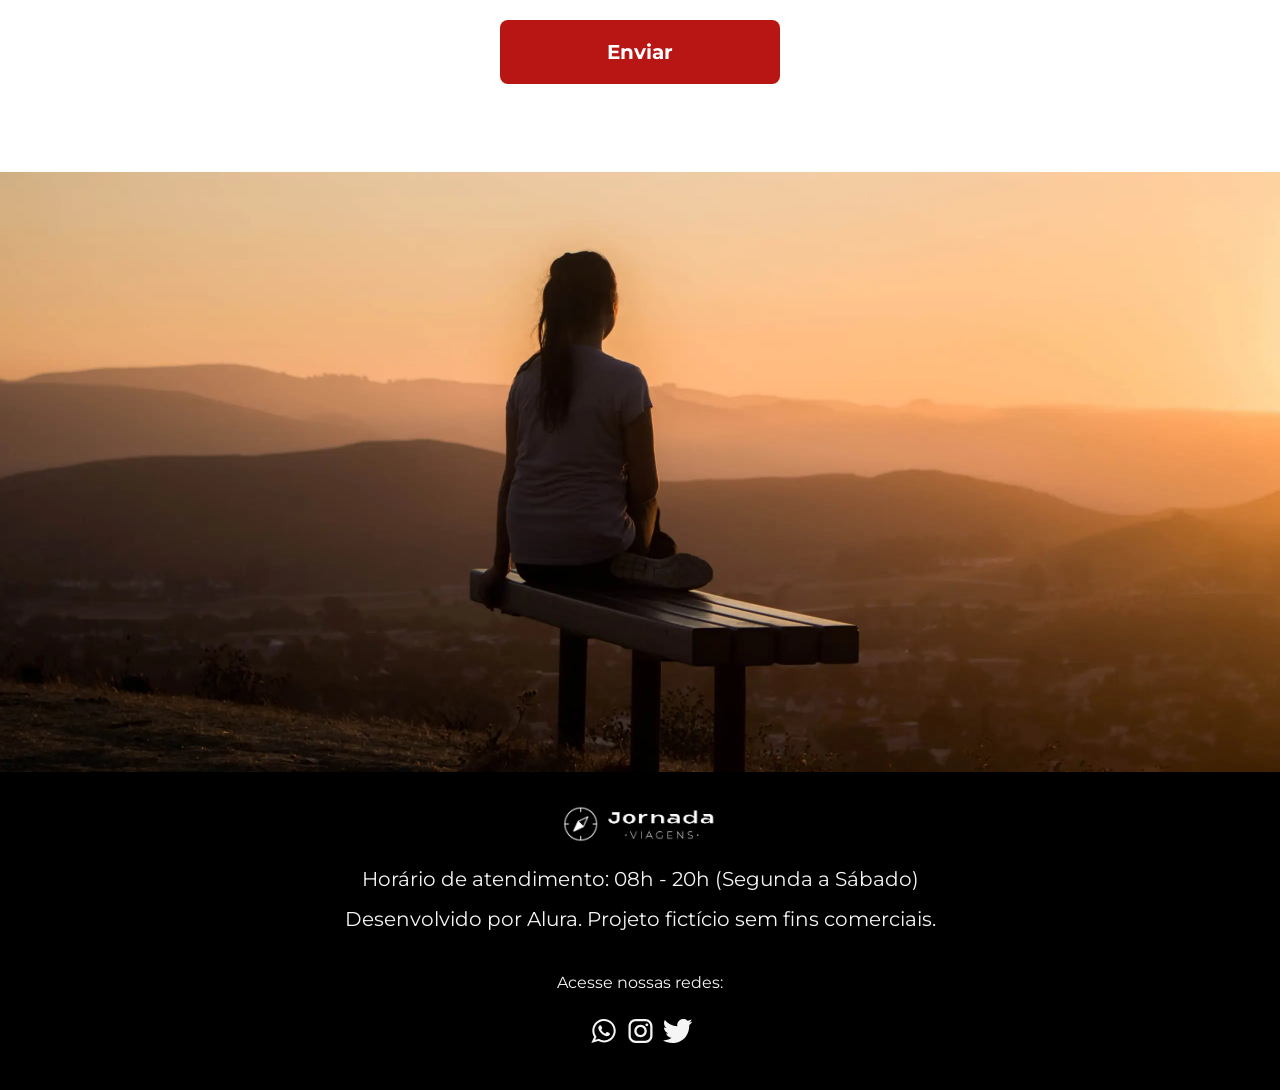
<file: pages/contato.html>
<!doctype html>
<html lang="pt-br">
  <head>
    <meta charset="UTF-8" />
    <meta name="viewport" content="width=device-width, initial-scale=1.0" />

    <meta
      name="description"
      content="Aqui na Jornada Viagens, temos uma equipe de plantão para ajudar você em qualquer duvida, entre em contato!"
    />
    <link
      rel="canonical"
      href="https://renanbenner.github.io/jornada-viagens"
    />

    <meta name="og:title" content="Contato | Jornada Viagens" />
    <meta
      name="og:description"
      content="Aqui na Jornada Viagens, temos uma equipe de plantão para ajudar você em qualquer duvida, entre em contato!"
    />
    <meta
      name="og:image"
      content="https://renanbenner.github.io/jornada-viagens/assets/img/header-and-footer/Logo-branco-com-tagline"
    />
    <meta name="og:type" content="website" />
    <meta
      name="og:url"
      content="https://renanbenner.github.io/jornada-viagens/assets/img/header-and-footer/Logo-branco-com-tagline.png"
    />

    <link rel="icon" href="../favico.svg" type="xml/svg" />
    <link rel="stylesheet" href="../assets/css/reset.css" />
    <link rel="stylesheet" href="../assets/css/style.css" />
    <title>Contato | Jornada Viagens</title>
  </head>
  <body>
    <header class="main-header">
      <a href="../index.html" title="Voltar para a pagina inicial">
        <img
          class="logo-mobile"
          src="../assets/img/header-and-footer/Símbolo_white.png"
          alt="Bussula da logo Jornada Viagens na cor branca"
        />
        <img
          class="logo-desktop"
          src="../assets/img/header-and-footer/Logo-white.png"
          alt="Bussula da logo Jornada Viagens na cor branca"
        />
      </a>
      <div class="navigation-menu">
        <label for="menu"
          ><img
            src="../assets/img/header-and-footer/Menu-branco.png"
            alt="Menu"
        /></label>
        <input type="checkbox" id="menu" hidden />
        <nav>
          <ul class="list-links">
            <li>
              <a href="./blog.html" title="Acessar Blog">Blog</a>
            </li>
            <li>
              <a href="pacotes.html" title="Acessar Pacotes de Viagens"
                >Pacote de Viagens</a
              >
            </li>
            <li>
              <a class="ativo" href="./contato.html" title="Acessar Contato"
                >Contato</a
              >
            </li>
          </ul>
        </nav>
      </div>
    </header>
    <main>
      <section class="page-contato hero">
        <div class="hero-img">
          <div class="conteudo-hero">
            <div class="section-title">
              <h1>Entre em contato!</h1>
              <hr />
            </div>
            <p>
              Dúvidas, sugestões, problemas para resolver? Temos uma equipe de
              plantão para ajudar você!
            </p>
          </div>
        </div>
      </section>
      <section class="formulario">
        <div class="section-title">
          <h2>Preencha o formulário:</h2>
          <hr />
        </div>
        <p>
          Temos uma equipe sempre em prontidão para resolver suas dúvidas,
          problemas, trazer dicas e orientações objetivas para tornar sua
          experiência o mais prazerosa e tranquila possível. Preencha seus dados
          que vamos retornar seu contato conforme a urgência do seu chamado.
          Pode confiar!
        </p>
        <form action="#" method="get">
          <div class="campo">
            <label for="nome">Nome Completo</label>
            <input type="text" name="nome" id="nome" required />
          </div>

          <div class="quebra-label">
            <div class="campo">
              <label for="numero">Telefone</label>
              <input
                type="tel"
                name="numero"
                id="numero"
                autocomplete="tel"
                placeholder="DDD + número sem espaços ou hífens"
                pattern="[0-9]{11}"
                required
                aria-describedby="ajuda-telefone"
              />
              <small id="ajuda-telefone"
                >Preencha com 11 digitos no formato: DDD + número sem espaços ou
                hífens</small
              >
            </div>

            <div class="campo">
              <label for="email">Email</label>
              <input
                type="email"
                name="email"
                id="email"
                autocomplete="email"
                required
              />
            </div>
          </div>

          <div class="campo">
            <label for="assunto">Assunto</label>
            <input type="text" name="assunto" id="assunto" required />
          </div>

          <div class="campo">
            <label for="descricao">Descrição</label>
            <textarea
              name="descricao"
              id="descricao"
              rows="5"
              cols="30"
            ></textarea>
          </div>

          <button
            class="page-contato button"
            type="submit"
            aria-label="Enviar formulário"
          >
            Enviar
          </button>
        </form>
      </section>
      <section class="hero">
        <div class="page-contato hero-img hero-footer"></div>
      </section>
    </main>
    <footer class="main-footer">
      <div class="atendimento-e-atribuicao">
        <img
          src="../assets/img/header-and-footer/Logo-branco-com-tagline.png"
          alt="Logo branca da Jornadas Viagens"
        />
        <p>Horário de atendimento: 08h - 20h (Segunda a Sábado)</p>
        <p>Desenvolvido por Alura. Projeto fictício sem fins comerciais.</p>
      </div>
      <div class="redes-sociais">
        <p>Acesse nossas redes:</p>
        <div class="redes-sociais-links">
          <a href="#" target="_blank" title="Botão para acessar nosso Whatsapp"
            ><img
              src="../assets/img/header-and-footer/Whatsapp.svg"
              alt="Logo do WhatsApp branca"
          /></a>
          <a href="#" target="_blank" title="Botão para acessa nosso Instragam"
            ><img
              src="../assets/img/header-and-footer/Instagam.svg"
              alt="Logo do Instagam branca"
          /></a>
          <a href="#" target="_blank" title="Botão para acessar nosso Twitter"
            ><img
              src="../assets/img/header-and-footer/Twitter.svg"
              alt="Logo do Twitter branca"
          /></a>
        </div>
      </div>
    </footer>
  </body>
</html>
</file>
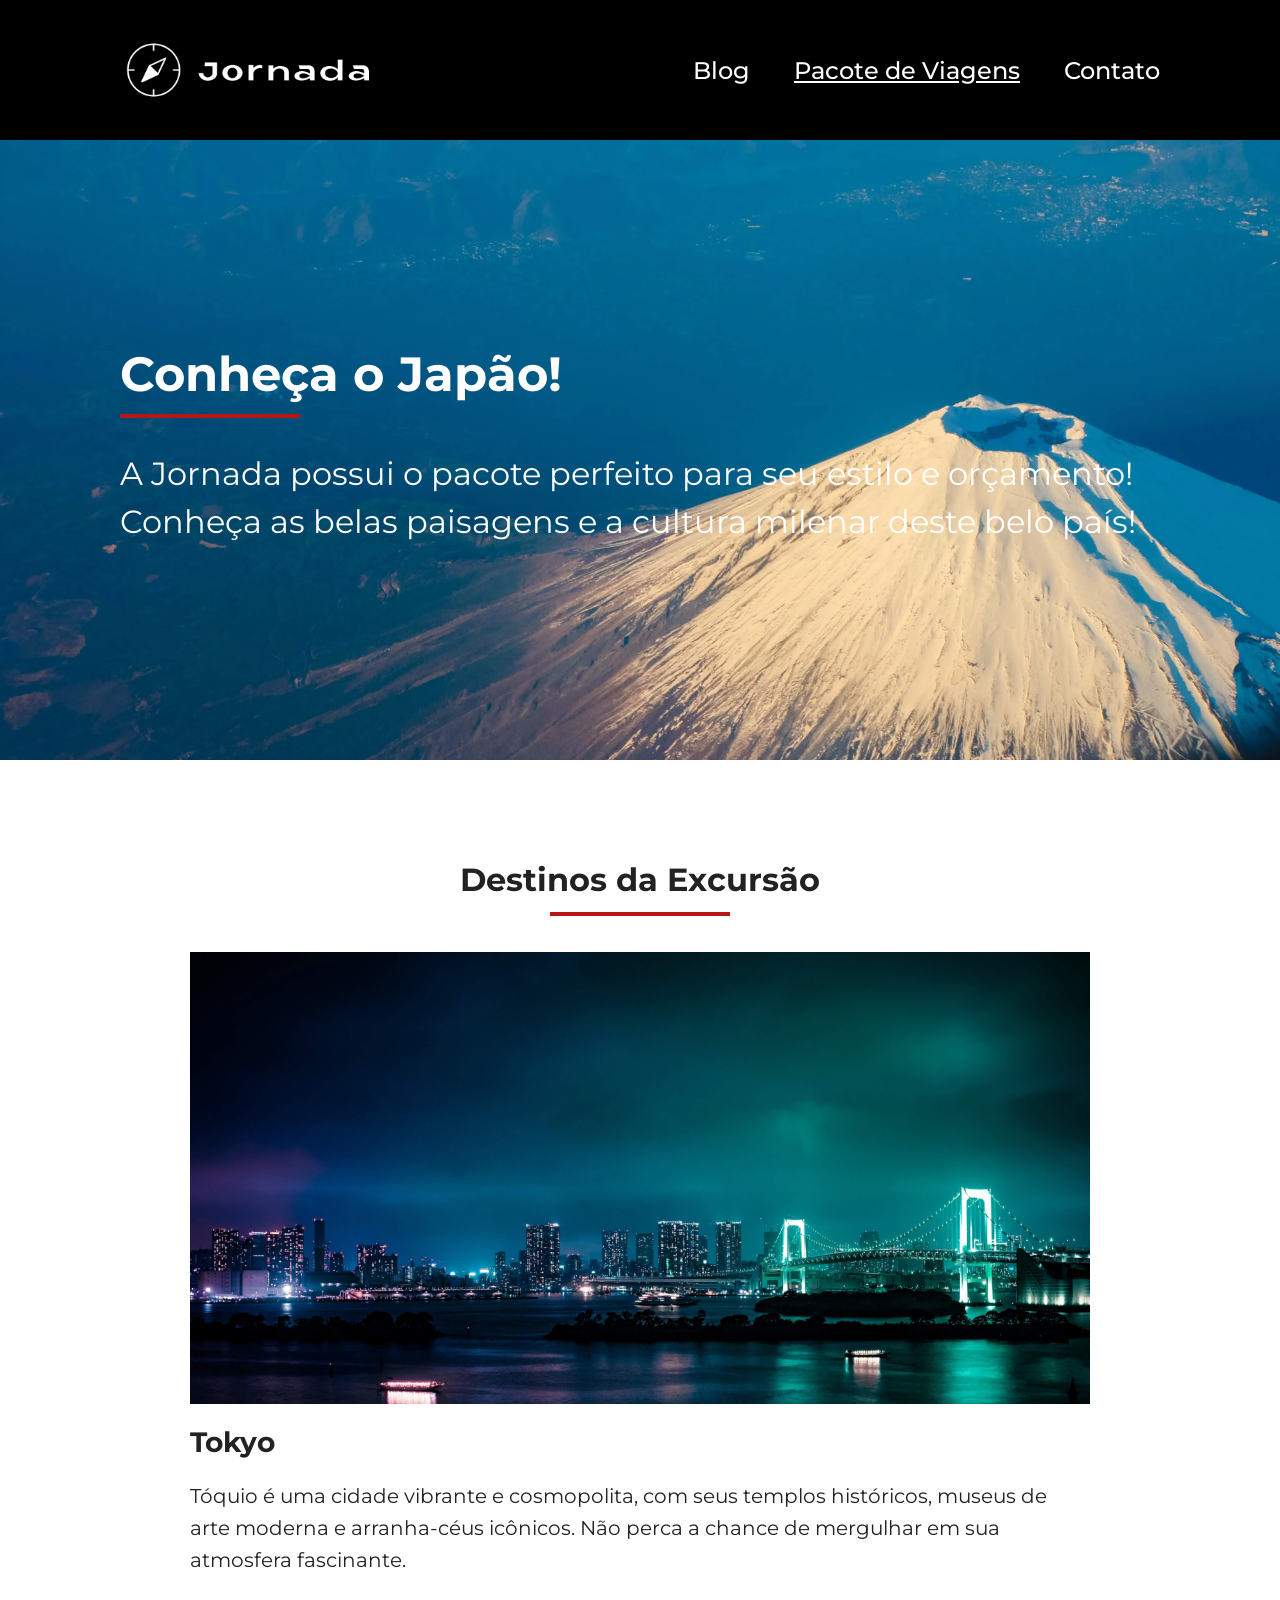
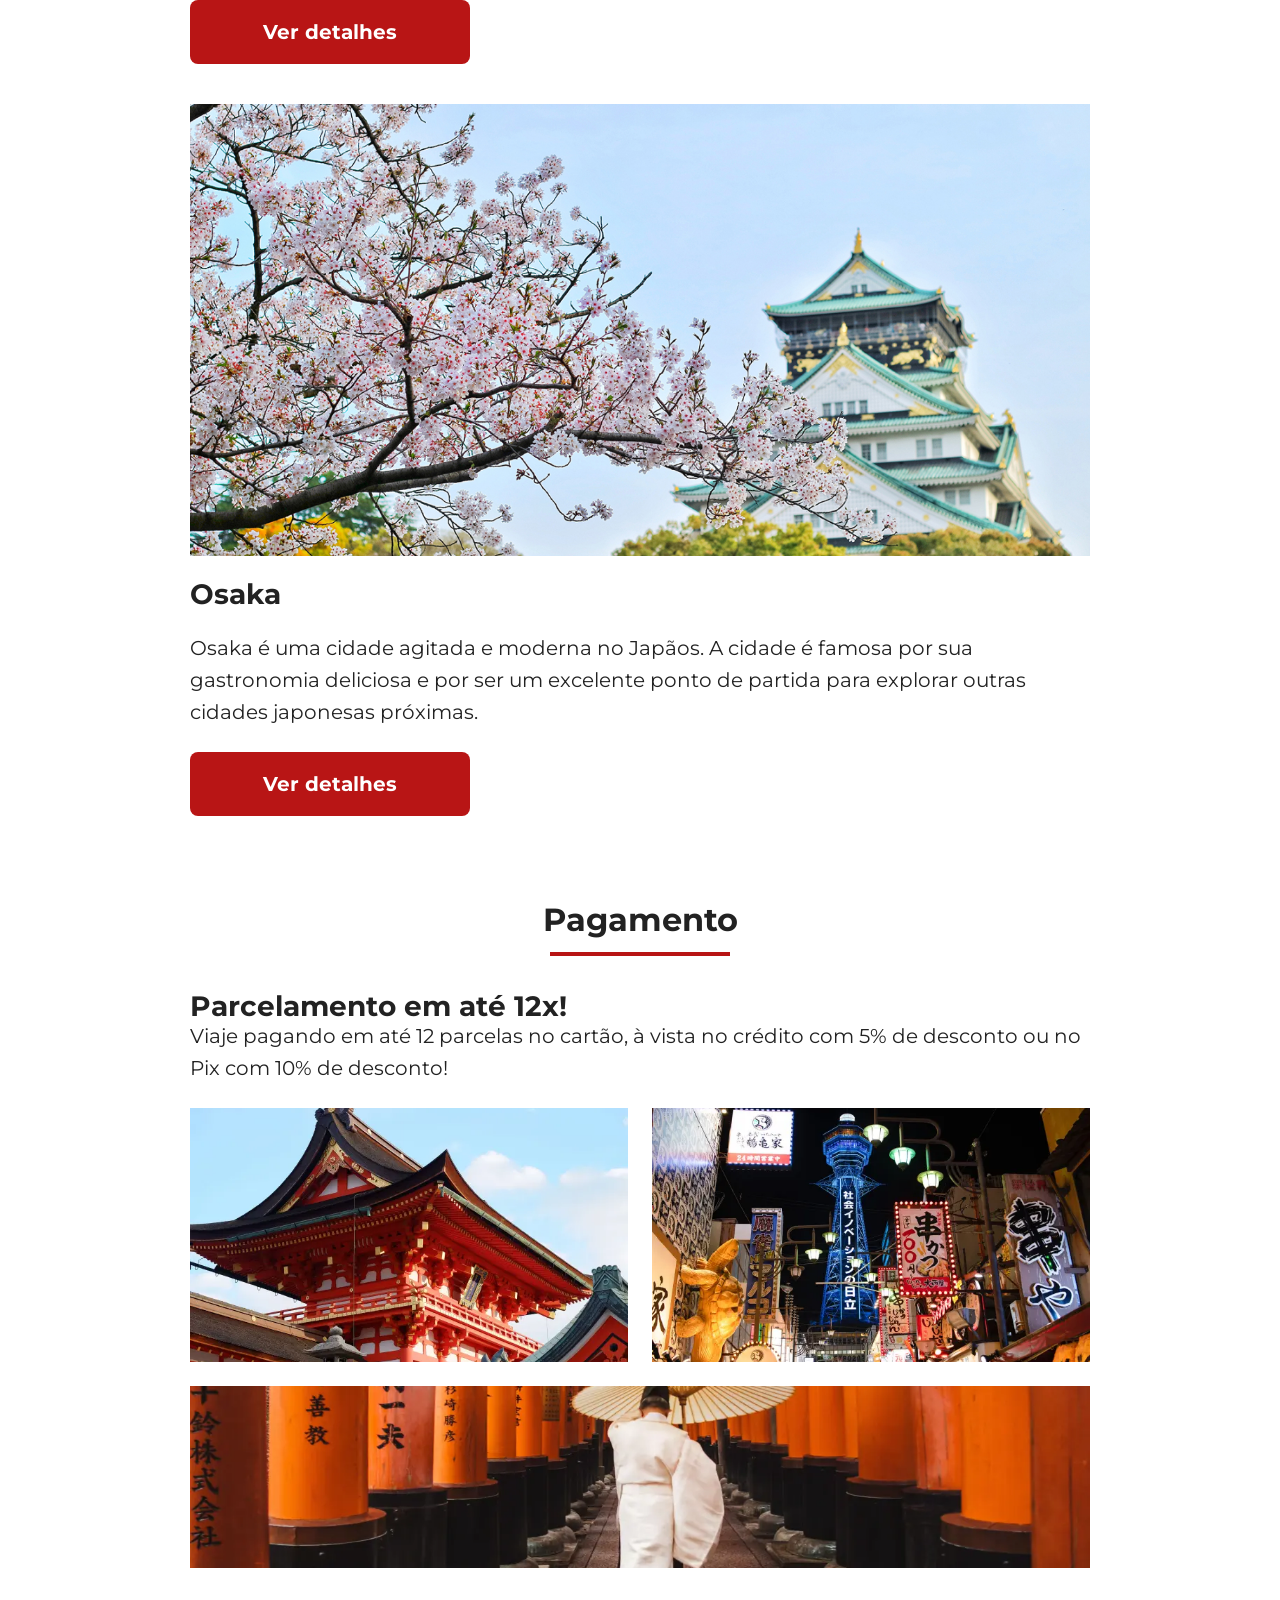
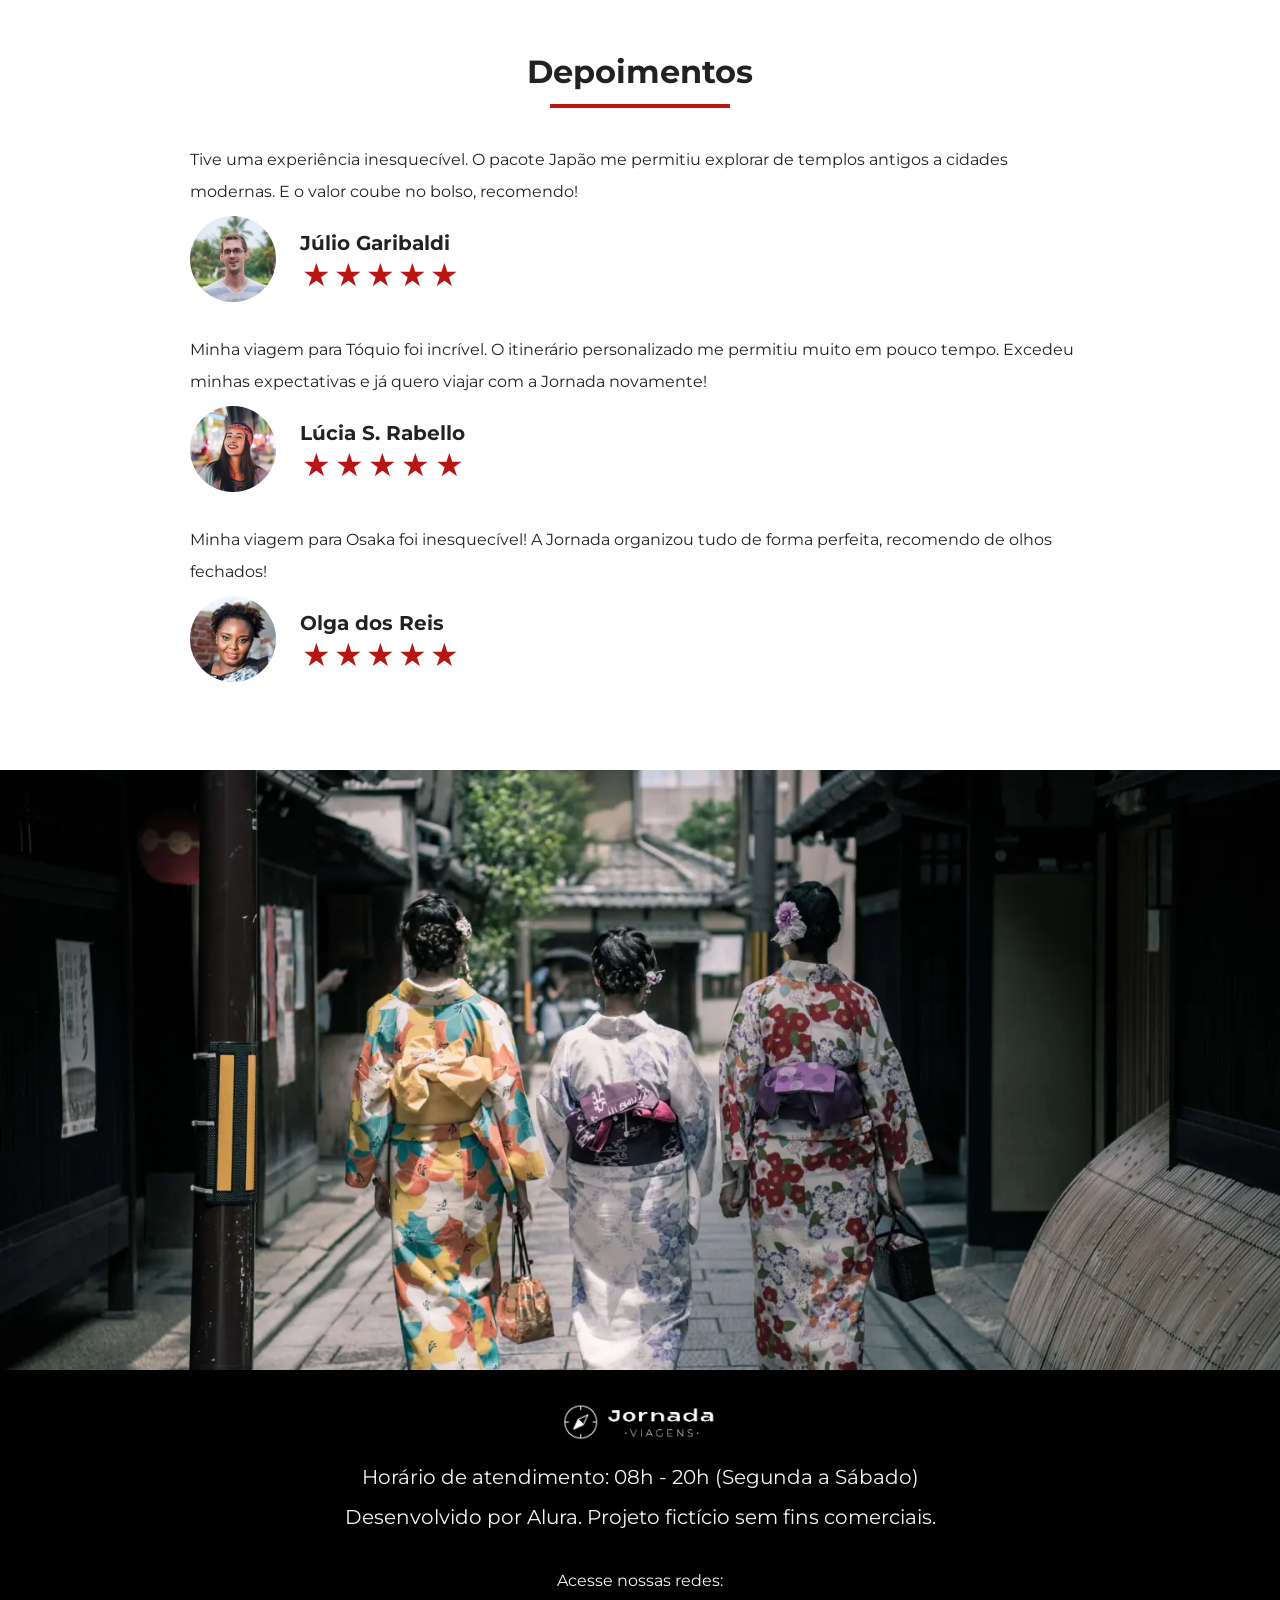
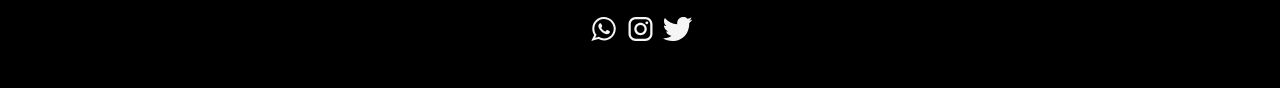
<file: pages/pacotes.html>
<!doctype html>
<html lang="pt-br">
  <head>
    <meta charset="UTF-8" />
    <meta name="viewport" content="width=device-width, initial-scale=1.0" />

    <meta
      name="description"
      content="A Jornada possui o pacote perfeito para seu estilo e orçamento!"
    />
    <link
      rel="canonical"
      href="https://renanbenner.github.io/jornada-viagens"
    />

    <meta name="og:title" content="Pacotes de Viagem | Jornada Viagens" />
    <meta
      name="og:description"
      content="A Jornada possui o pacote perfeito para seu estilo e orçamento!"
    />
    <meta
      name="og:image"
      content="https://renanbenner.github.io/jornada-viagens/assets/img/header-and-footer/Logo-branco-com-tagline"
    />
    <meta name="og:type" content="website" />
    <meta
      name="og:url"
      content="https://renanbenner.github.io/jornada-viagens/pages/pacotes.html"
    />

    <link rel="icon" href="../favico.svg" type="xml/svg" />
    <link rel="stylesheet" href="../assets/css/reset.css" />
    <link rel="stylesheet" href="../assets/css/style.css" />
    <title>Pacotes de Viagem | Jornada Viagens</title>
  </head>
  <body>
    <header class="main-header">
      <a href="../index.html" title="Voltar para a pagina inicial">
        <img
          class="logo-mobile"
          src="../assets/img/header-and-footer/Símbolo_white.png"
          alt="Bussula da logo Jornada Viagens na cor branca"
        />
        <img
          class="logo-desktop"
          src="../assets/img/header-and-footer/Logo-white.png"
          alt="Bussula da logo Jornada Viagens na cor branca"
        />
      </a>
      <div class="navigation-menu">
        <label for="menu"
          ><img
            src="../assets/img/header-and-footer/Menu-branco.png"
            alt="Menu"
        /></label>
        <input type="checkbox" id="menu" hidden />
        <nav>
          <ul class="list-links">
            <li>
              <a href="./blog.html" title="Acessar Blog">Blog</a>
            </li>
            <li>
              <a
                class="ativo"
                href="pacotes.html"
                title="Acessar Pacotes de Viagens"
                >Pacote de Viagens</a
              >
            </li>
            <li>
              <a href="./contato.html" title="Acessar Contato">Contato</a>
            </li>
          </ul>
        </nav>
      </div>
    </header>
    <main>
      <section class="page-pacotes hero">
        <div class="hero-img">
          <div class="conteudo-hero">
            <div class="section-title">
              <h1>Conheça o Japão!</h1>
              <hr />
            </div>
            <p>
              A Jornada possui o pacote perfeito para seu estilo e orçamento!
              Conheça as belas paisagens e a cultura milenar deste belo país!
            </p>
          </div>
        </div>
      </section>
      <section class="destinos">
        <div class="section-title">
          <h2>Destinos da Excursão</h2>
          <hr />
        </div>
        <div class="section-destinos">
          <div>
            <article>
              <header>
                <div class="destinos-img destinos-img-tokio"></div>
                <h3 class="content-title">Tokyo</h3>
              </header>
              <p class="content-text">
                Tóquio é uma cidade vibrante e cosmopolita, com seus templos
                históricos, museus de arte moderna e arranha-céus icônicos. Não
                perca a chance de mergulhar em sua atmosfera fascinante.
              </p>
              <footer><a href="#" class="button">Ver detalhes</a></footer>
            </article>
          </div>
          <div>
            <article>
              <header>
                <div class="destinos-img destinos-img-osaka"></div>
                <h3 class="content-title">Osaka</h3>
              </header>
              <p class="content-text">
                Osaka é uma cidade agitada e moderna no Japãos. A cidade é
                famosa por sua gastronomia deliciosa e por ser um excelente
                ponto de partida para explorar outras cidades japonesas
                próximas.
              </p>
              <footer><a href="#" class="button">Ver detalhes</a></footer>
            </article>
          </div>
        </div>
      </section>
      <section class="pagamento">
        <div class="section-title">
          <h2>Pagamento</h2>
          <hr />
        </div>
        <div class="content-conteiner">
          <div class="text-content">
            <h3 class="content-title">Parcelamento em até 12x!</h3>
            <p class="content-text">
              Viaje pagando em até 12 parcelas no cartão, à vista no crédito com
              5% de desconto ou no Pix com 10% de desconto!
            </p>
          </div>
          <a href="#" class="button">Ver detalhes</a>
          <div class="img-content">
            <div class="img grid-primeira-linha grid-page-pacotes mala"></div>
            <div
              class="img grid-primeira-linha grid-page-pacotes passaporte"
            ></div>
            <div class="img grid-page-pacotes pessoas"></div>
          </div>
        </div>
      </section>
      <section class="depoimentos">
        <div class="section-title">
          <h2>Depoimentos</h2>
          <hr />
        </div>
        <div class="container-depoimentos">
          <article>
            <header>
              <p>
                Tive uma experiência inesquecível. O pacote Japão me permitiu
                explorar de templos antigos a cidades modernas. E o valor coube
                no bolso, recomendo!
              </p>
            </header>
            <footer>
              <img
                src="../assets/img/page-pacotes/avatar-julio.jpg"
                alt="foto de perfil da Talita Villas Boas"
              />
              <div class="container-perfil">
                <h3>Júlio Garibaldi</h3>
                <div class="avaliacao">
                  <span class="estrelas">★</span>
                  <span class="estrelas">★</span>
                  <span class="estrelas">★</span>
                  <span class="estrelas">★</span>
                  <span class="estrelas">★</span>
                </div>
              </div>
            </footer>
          </article>
          <article>
            <header>
              <p>
                Minha viagem para Tóquio foi incrível. O itinerário
                personalizado me permitiu muito em pouco tempo. Excedeu minhas
                expectativas e já quero viajar com a Jornada novamente!
              </p>
            </header>
            <footer>
              <img
                src="../assets/img/page-pacotes/avatar-lucia.jpg"
                alt="foto de perfil da Amari Salin"
              />
              <div class="container-perfil">
                <h3>Lúcia S. Rabello</h3>
                <div class="avaliacao">
                  <span class="estrelas">★</span>
                  <span class="estrelas">★</span>
                  <span class="estrelas">★</span>
                  <span class="estrelas">★</span>
                  <span class="estrelas">★</span>
                </div>
              </div>
            </footer>
          </article>
          <article>
            <header>
              <p>
                Minha viagem para Osaka foi inesquecível! A Jornada organizou
                tudo de forma perfeita, recomendo de olhos fechados!
              </p>
            </header>
            <footer>
              <img
                src="../assets/img/page-pacotes/avatar-olga.jpg"
                alt="foto de perfil da Lauro B. Matos"
              />
              <div class="container-perfil">
                <h3>Olga dos Reis</h3>
                <div class="avaliacao">
                  <span class="estrelas">★</span>
                  <span class="estrelas">★</span>
                  <span class="estrelas">★</span>
                  <span class="estrelas">★</span>
                  <span class="estrelas">★</span>
                </div>
              </div>
            </footer>
          </article>
        </div>
      </section>
      <section class="hero">
        <div class="hero-img hero-footer hero-footer-page-pacotes"></div>
      </section>
    </main>
    <footer class="main-footer">
      <div class="atendimento-e-atribuicao">
        <img
          src="../assets/img/header-and-footer/Logo-branco-com-tagline.png"
          alt="Logo branca da Jornadas Viagens"
        />
        <p>Horário de atendimento: 08h - 20h (Segunda a Sábado)</p>
        <p>Desenvolvido por Alura. Projeto fictício sem fins comerciais.</p>
      </div>
      <div class="redes-sociais">
        <p>Acesse nossas redes:</p>
        <div class="redes-sociais-links">
          <a href="#" target="_blank" title="Botão para acessar nosso Whatsapp"
            ><img
              src="../assets/img/header-and-footer/Whatsapp.svg"
              alt="Logo do WhatsApp branca"
          /></a>
          <a href="#" target="_blank" title="Botão para acessa nosso Instragam"
            ><img
              src="../assets/img/header-and-footer/Instagam.svg"
              alt="Logo do Instagam branca"
          /></a>
          <a href="#" target="_blank" title="Botão para acessar nosso Twitter"
            ><img
              src="../assets/img/header-and-footer/Twitter.svg"
              alt="Logo do Twitter branca"
          /></a>
        </div>
      </div>
    </footer>
  </body>
</html>
</file>
<file: assets/css/style.css>
@import url(./reset.css);
@import url(./global.css);
@import url(./header.css);
@import url(./hero.css);
@import url(./ofertas.css);
@import url(./categorias.css);
@import url(./destinos.css);
@import url(./pagamento.css);
@import url(./depoimentos.css);
@import url(./footer.css);
@import url(./page-pacotes.css);
@import url(./page-contato.css);
@import url(./page-blog.css);
</file>
